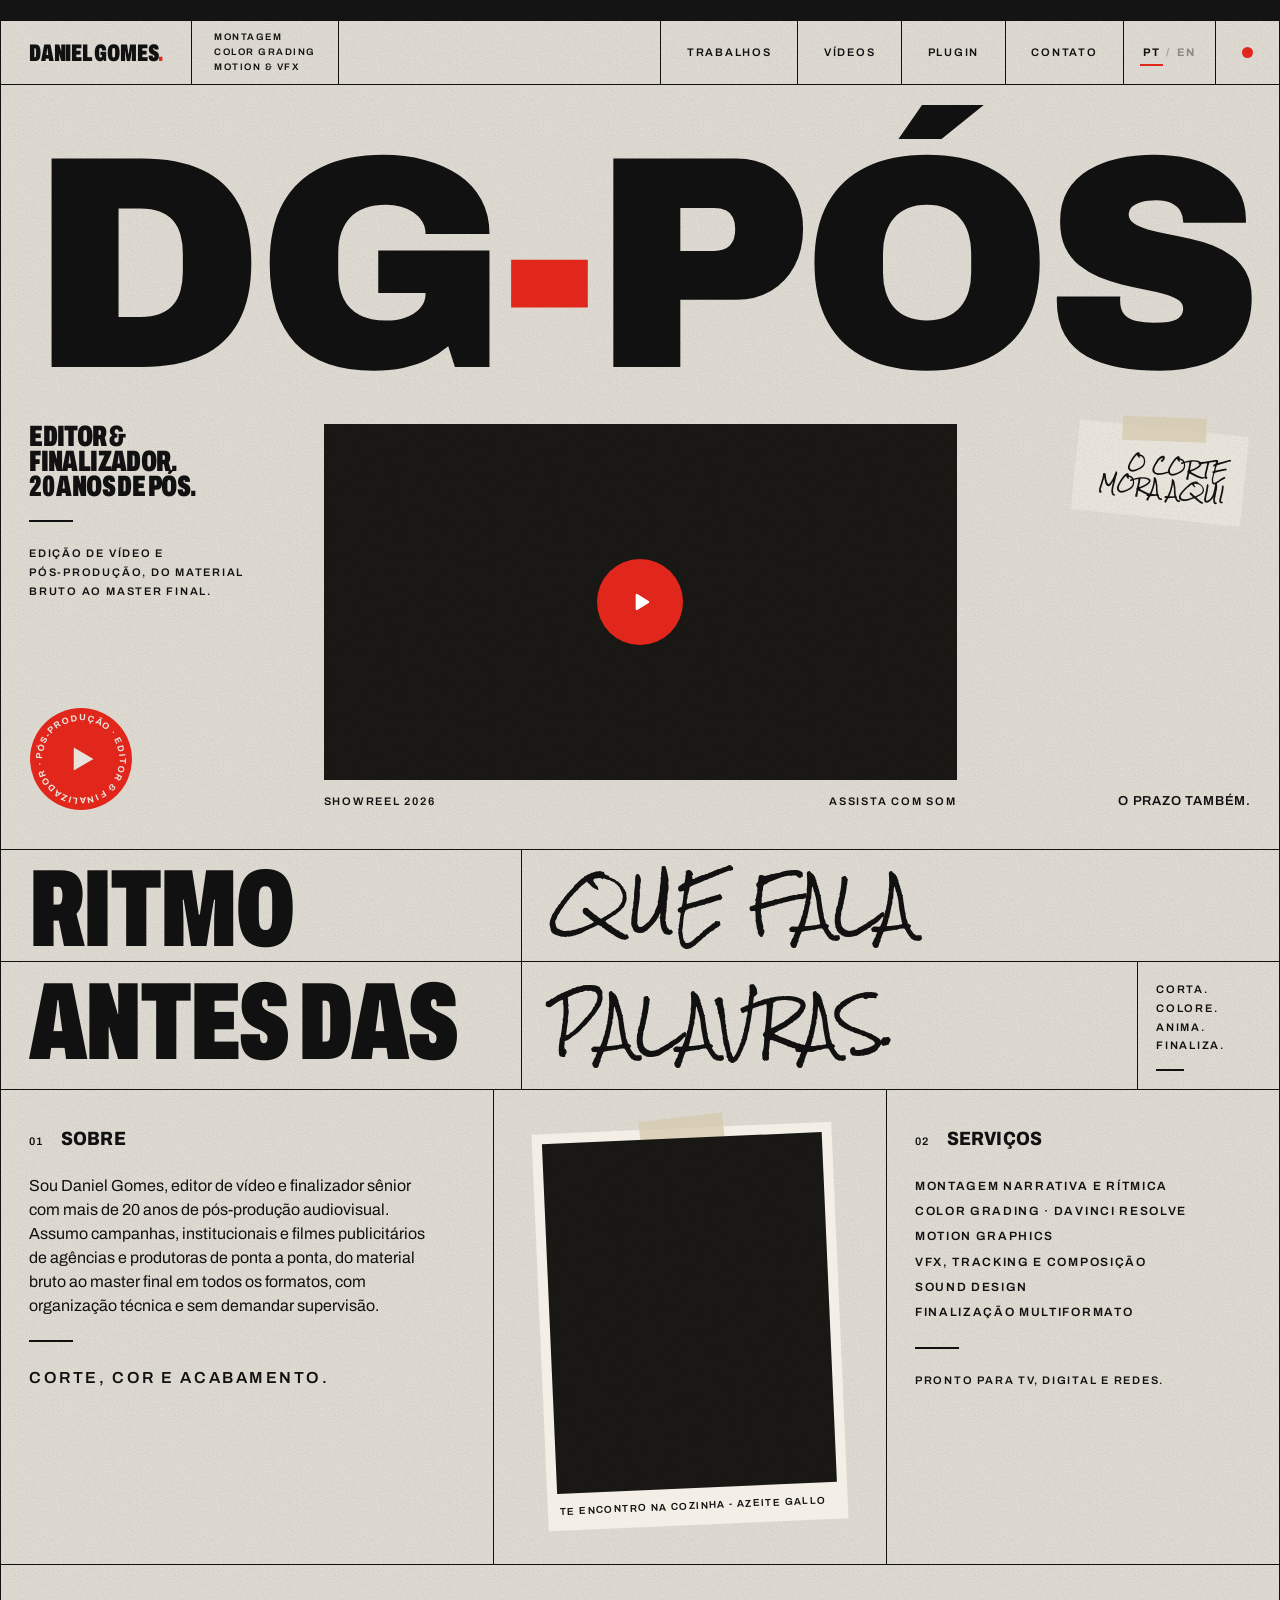
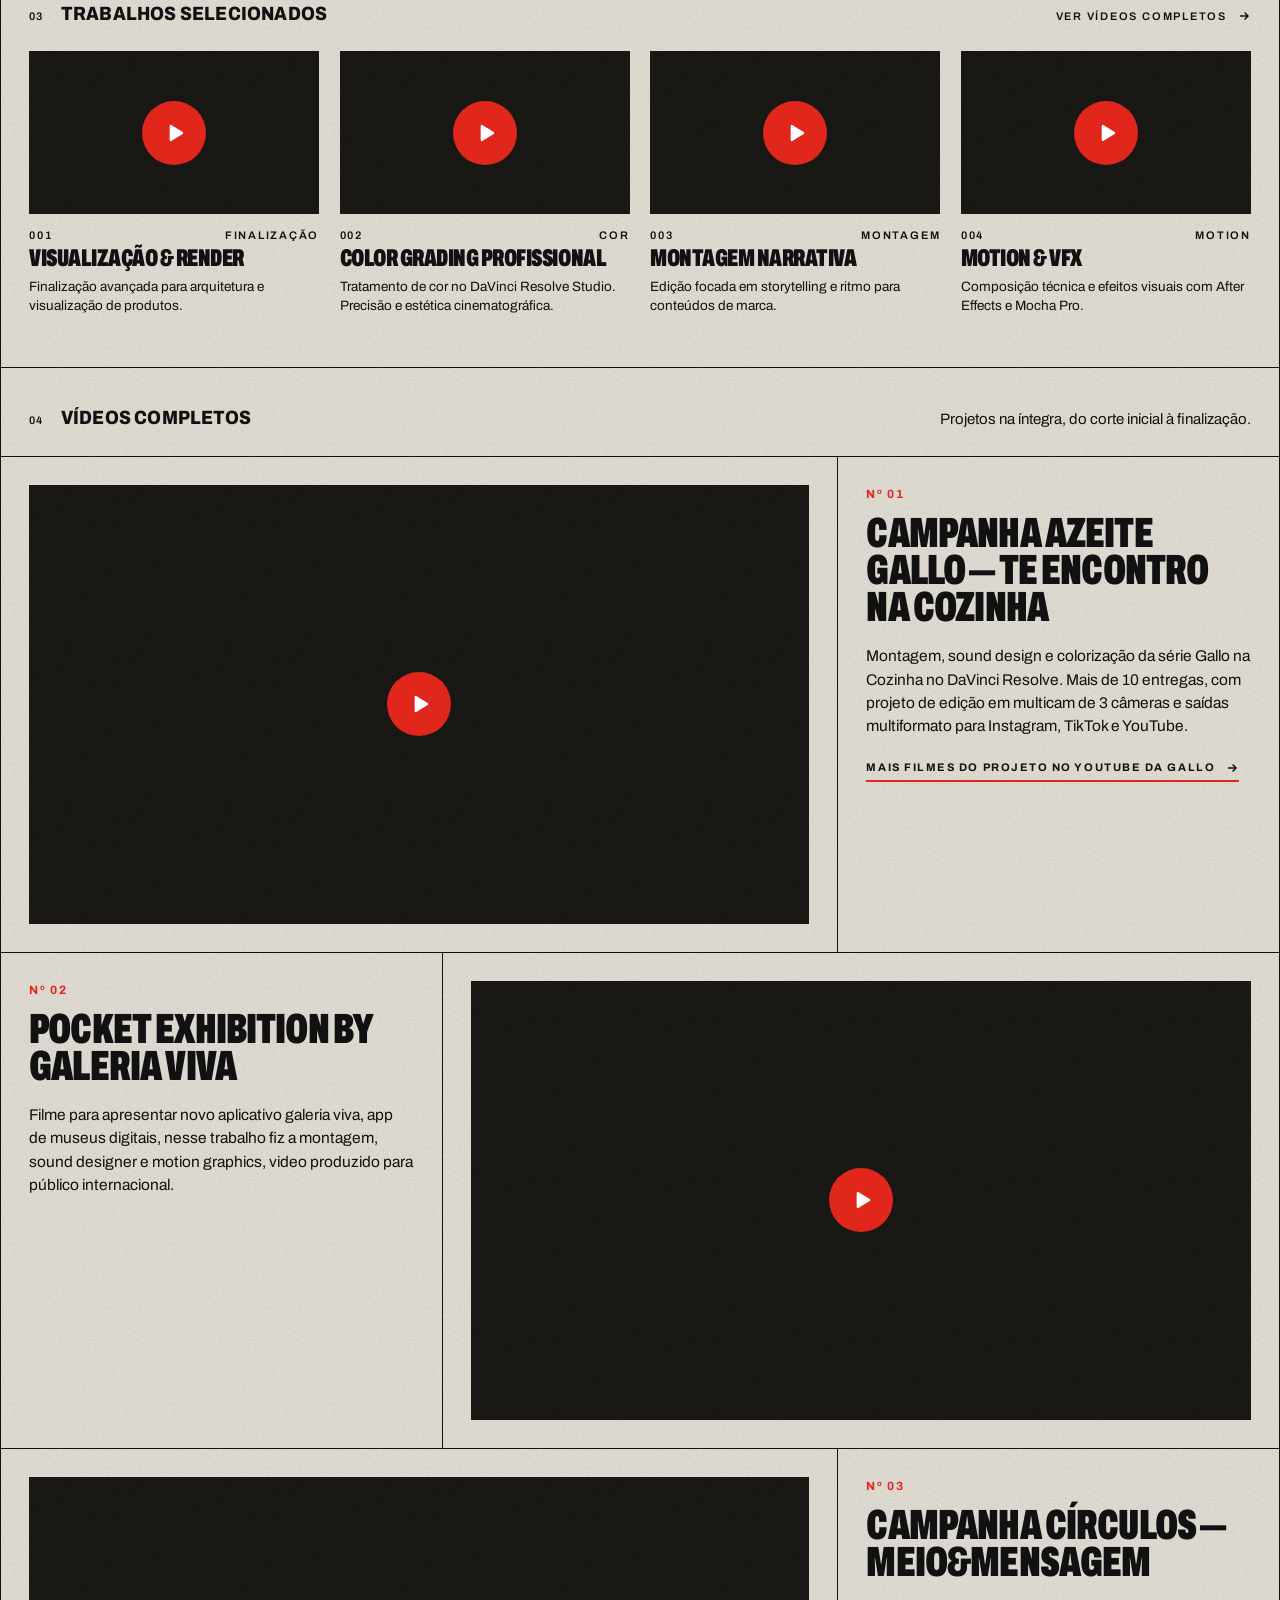
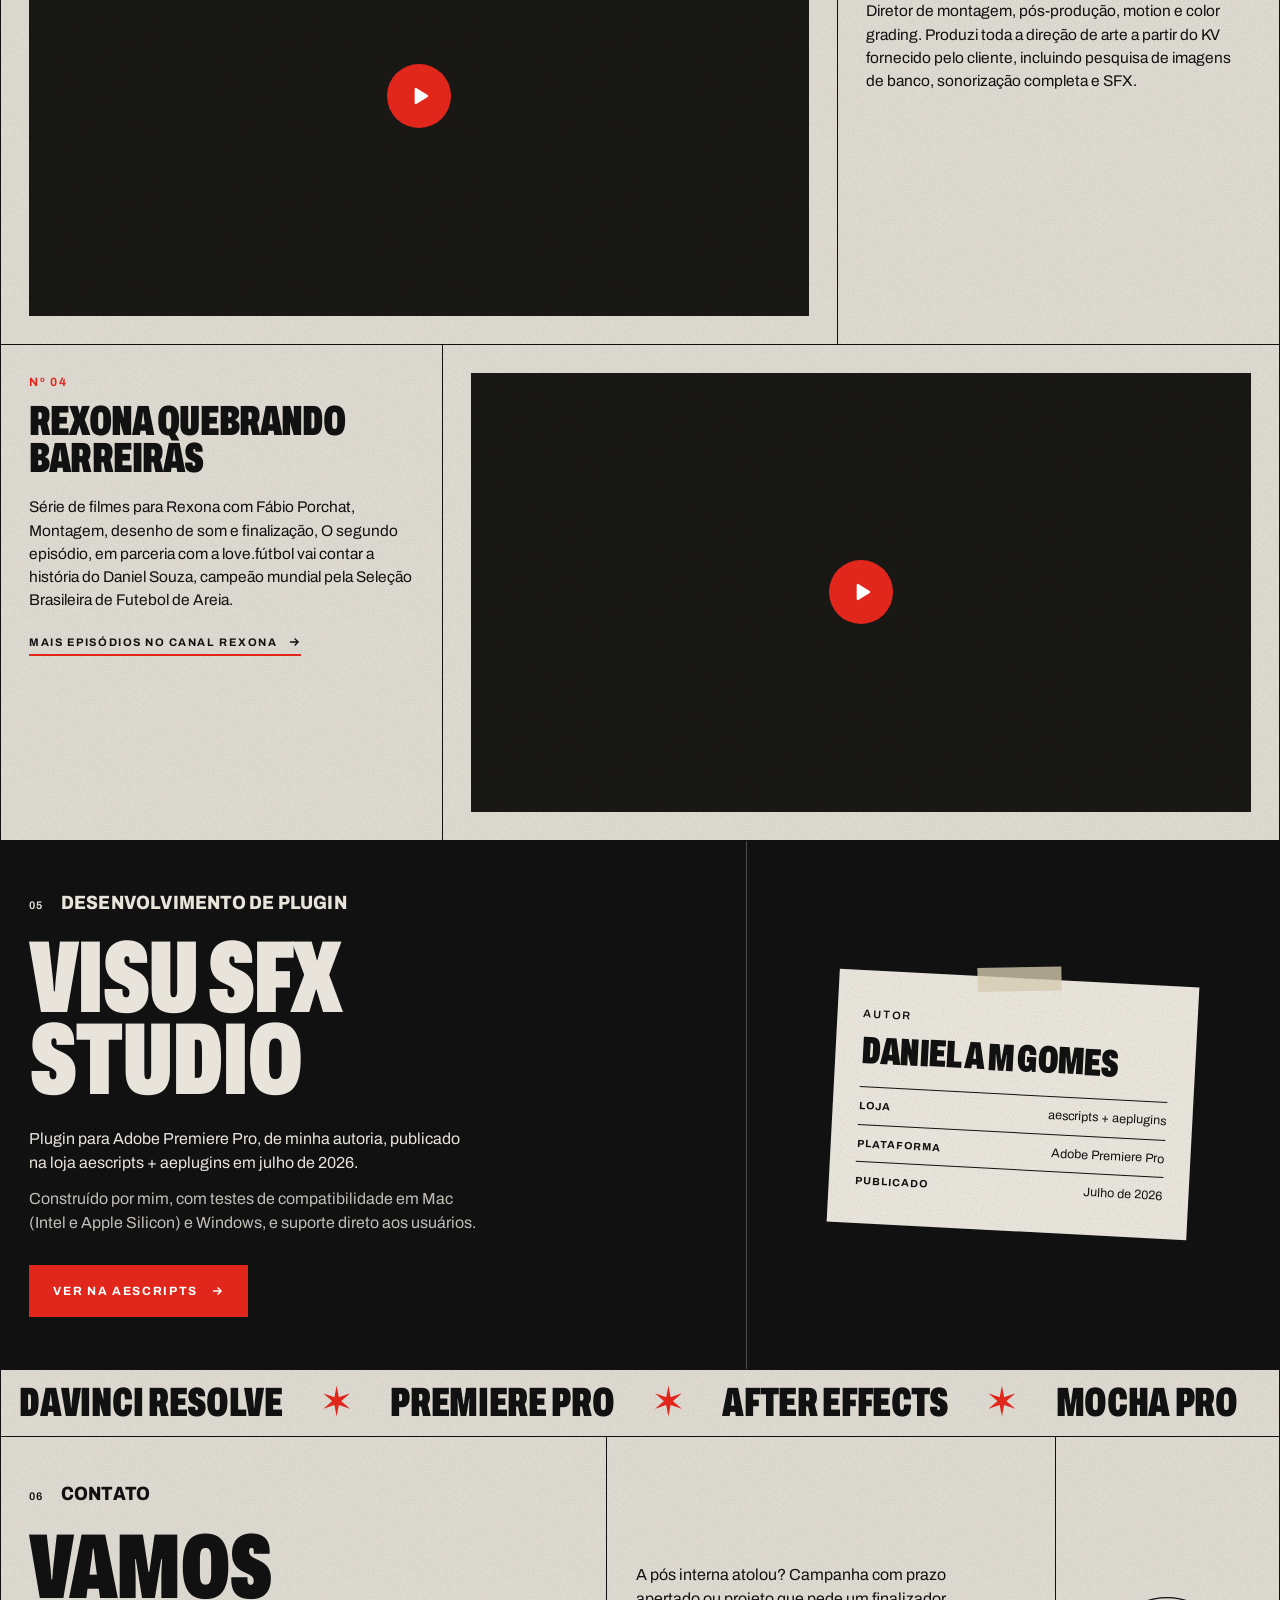
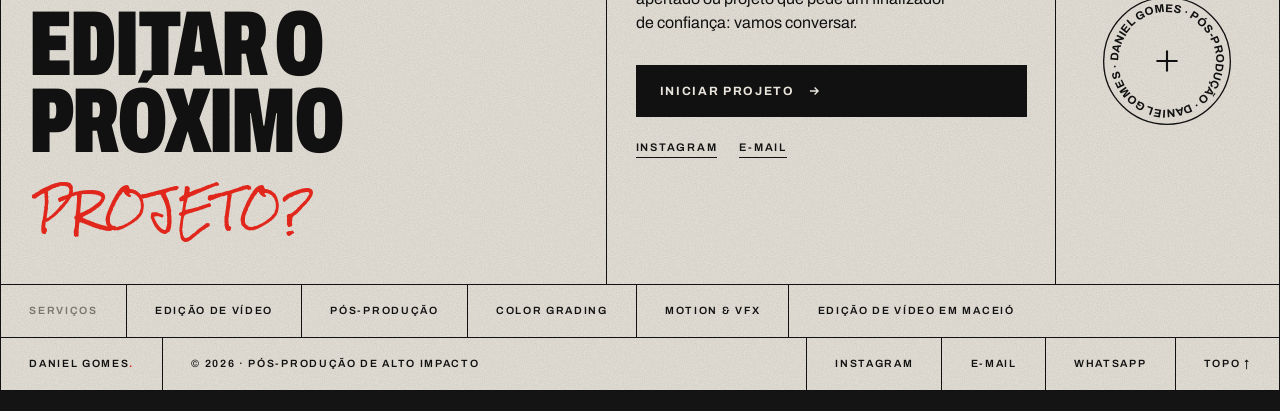
<file: index.html>
<!DOCTYPE html>
<html lang="pt-BR">
<head>
<meta charset="UTF-8">
<meta name="viewport" content="width=device-width, initial-scale=1.0">
<title>Edição de Vídeo e Pós-Produção | Daniel Gomes</title>
<meta name="description" content="Daniel Gomes, editor de vídeo e finalizador com 20 anos de pós-produção: montagem, color grading no DaVinci Resolve, motion e VFX para filmes publicitários.">
<meta name="robots" content="index, follow, max-image-preview:large">
<link rel="canonical" href="https://www.dgpos.com.br/">
<meta name="theme-color" content="#E8E4DB">
<meta property="og:type" content="website">
<meta property="og:site_name" content="DG-PÓS">
<meta property="og:locale" content="pt_BR">
<meta property="og:url" content="https://www.dgpos.com.br/">
<meta property="og:title" content="Edição de Vídeo e Pós-Produção | Daniel Gomes">
<meta property="og:description" content="20 anos de pós-produção: montagem rítmica, color grading e finalização de campanhas e filmes publicitários.">
<meta property="og:image" content="https://www.dgpos.com.br/assets/og-image.jpg">
<meta property="og:image:width" content="1200">
<meta property="og:image:height" content="630">
<meta property="og:image:alt" content="DG-PÓS, Daniel Gomes: editor e finalizador, 20 anos de pós.">
<meta name="twitter:card" content="summary_large_image">
<link rel="icon" href="/favicon.svg" type="image/svg+xml">
<link rel="icon" href="/favicon.ico" sizes="48x48">
<link rel="apple-touch-icon" href="/apple-touch-icon.png">
<script type="application/ld+json">
{
  "@context": "https://schema.org",
  "@graph": [
    {
      "@type": "WebSite",
      "@id": "https://www.dgpos.com.br/#website",
      "url": "https://www.dgpos.com.br/",
      "name": "DG-PÓS",
      "inLanguage": "pt-BR",
      "publisher": {
        "@id": "https://www.dgpos.com.br/#business"
      }
    },
    {
      "@type": "Person",
      "@id": "https://www.dgpos.com.br/#person",
      "name": "Daniel Gomes",
      "alternateName": "Daniel A M Gomes",
      "jobTitle": "Editor de vídeo e finalizador",
      "url": "https://www.dgpos.com.br/",
      "knowsAbout": [
        "Edição de vídeo",
        "Pós-produção",
        "Color grading",
        "Motion graphics",
        "VFX",
        "DaVinci Resolve",
        "Adobe Premiere Pro",
        "After Effects",
        "Mocha Pro"
      ],
      "sameAs": [
        "https://www.instagram.com/danielamgomesssss/"
      ]
    },
    {
      "@type": "ProfessionalService",
      "@id": "https://www.dgpos.com.br/#business",
      "name": "DG-PÓS",
      "url": "https://www.dgpos.com.br/",
      "description": "Daniel Gomes, editor de vídeo e finalizador com 20 anos de pós-produção: montagem, color grading no DaVinci Resolve, motion e VFX para filmes publicitários.",
      "image": "https://www.dgpos.com.br/assets/og-image.jpg",
      "founder": {
        "@id": "https://www.dgpos.com.br/#person"
      },
      "serviceType": [
        "Edição de vídeo",
        "Pós-produção de vídeo",
        "Color grading",
        "Motion graphics e VFX"
      ],
      "hasOfferCatalog": {
        "@type": "OfferCatalog",
        "name": "Serviços de pós-produção",
        "itemListElement": [
          {
            "@type": "Offer",
            "itemOffered": {
              "@type": "Service",
              "name": "Edição de vídeo",
              "url": "https://www.dgpos.com.br/edicao-de-video/"
            }
          },
          {
            "@type": "Offer",
            "itemOffered": {
              "@type": "Service",
              "name": "Pós-produção de vídeo",
              "url": "https://www.dgpos.com.br/pos-producao/"
            }
          },
          {
            "@type": "Offer",
            "itemOffered": {
              "@type": "Service",
              "name": "Color grading",
              "url": "https://www.dgpos.com.br/color-grading/"
            }
          },
          {
            "@type": "Offer",
            "itemOffered": {
              "@type": "Service",
              "name": "Motion graphics e VFX",
              "url": "https://www.dgpos.com.br/motion-vfx/"
            }
          }
        ]
      },
      "address": {
        "@type": "PostalAddress",
        "addressLocality": "Maceió",
        "addressRegion": "AL",
        "addressCountry": "BR"
      },
      "areaServed": [
        {
          "@type": "City",
          "name": "Maceió"
        },
        {
          "@type": "Country",
          "name": "Brasil"
        }
      ]
    }
  ]
}
</script>

<link rel="preconnect" href="https://vimeo.com">
<link rel="preconnect" href="https://i.vimeocdn.com" crossorigin>
<link rel="dns-prefetch" href="https://player.vimeo.com">
<link rel="preconnect" href="https://fonts.googleapis.com">
<link rel="preconnect" href="https://fonts.gstatic.com" crossorigin>
<link href="https://fonts.googleapis.com/css2?family=Archivo:wdth,wght@62..125,100..900&family=Rock+Salt&display=swap" rel="stylesheet">

<script>document.documentElement.classList.add('js')</script>

<link rel="stylesheet" href="/assets/site.css">
</head>
<body>
<div id="progress" aria-hidden="true"></div>

<div class="sheet">

  <!-- Cabeçalho -->
  <header class="hdr">
    <a href="#topo" class="brand" aria-label="Daniel Gomes, início" data-en-label="Daniel Gomes, home">Daniel Gomes<b>.</b></a>
    <div class="hdr-desc" aria-hidden="true"><span data-en="Editing">Montagem</span><span>Color grading</span><span>Motion &amp; VFX</span></div>
    <div class="hdr-sp"></div>
    <nav class="dn" aria-label="Principal">
      <ul class="nav">
        <li><a href="#trabalhos" data-en="Work">Trabalhos</a></li>
        <li><a href="#videos" data-en="Films">Vídeos</a></li>
        <li><a href="#plugin">Plugin</a></li>
        <li><a href="#contato" data-en="Contact">Contato</a></li>
      </ul>
    </nav>
    <div class="lang" role="group" aria-label="Idioma / Language"><button type="button" data-lang="pt" aria-pressed="true" lang="pt-BR">PT</button><span aria-hidden="true">/</span><button type="button" data-lang="en" aria-pressed="false" lang="en">EN</button></div>
    <div class="hdr-dot" aria-hidden="true"><span></span></div>
    <button class="menu-btn" id="menu-btn" type="button" aria-label="Abrir menu" aria-expanded="false" aria-controls="mnav">
      <svg class="ic-menu" width="24" height="24" viewBox="0 0 24 24" fill="none" stroke="currentColor" stroke-width="2" aria-hidden="true"><path d="M3 7h18M3 12h18M3 17h18"/></svg>
      <svg class="ic-close" width="24" height="24" viewBox="0 0 24 24" fill="none" stroke="currentColor" stroke-width="2" aria-hidden="true"><path d="M6 6l12 12M18 6 6 18"/></svg>
    </button>
    <nav class="mnav" id="mnav" aria-label="Menu móvel">
      <a href="#trabalhos" data-en="Work">Trabalhos</a>
      <a href="#videos" data-en="Films">Vídeos</a>
      <a href="#plugin">Plugin</a>
      <a href="#contato" data-en="Contact">Contato</a>
    </nav>
  </header>

  <main id="topo">

    <!-- Hero -->
    <section class="hero" aria-label="Apresentação">
      <p class="wm disp" id="wm" role="img" aria-label="DG-PÓS, Daniel Gomes Pós-Produção" data-en-label="DG-PÓS, Daniel Gomes Post-Production"><span class="wm-in"><span class="w w1">DG</span><span class="w wd">-</span><span class="w w2">PÓS</span></span></p>

      <div class="hero-grid">
        <div class="hero-l rv" style="--d:.5s">
          <h1 class="tag disp" data-en="Editor &amp;amp;<br>finisher.<br>20 years in post.">Editor &amp;<br>finalizador.<br>20 anos de pós.</h1>
          <span class="dash"></span>
          <p class="lab" data-en="Video editing and<br>post-production, from raw<br>footage to final master.">Edição de vídeo e<br>pós-produção, do material<br>bruto ao master final.</p>
          <svg class="stamp red" viewBox="0 0 100 100" aria-hidden="true">
            <circle class="disc" cx="50" cy="50" r="49"/>
            <g class="ring">
              <path id="c-hero" d="M50,50 m-37,0 a37,37 0 1,1 74,0 a37,37 0 1,1 -74,0" fill="none"/>
              <text><textPath href="#c-hero" textLength="230" lengthAdjust="spacing" data-en="POST-PRODUCTION · EDITOR &amp;amp; FINISHER · ">PÓS-PRODUÇÃO · EDITOR &amp; FINALIZADOR · </textPath></text>
            </g>
            <path class="ico" d="M43 39 L62 50 L43 61 Z"/>
          </svg>
        </div>

        <div class="hero-c rv" style="--d:.35s">
          <div class="vf big" data-vimeo="1159211576" data-hash="" data-title="Showreel 2026"></div>
          <div class="reel-cap"><span class="lab">Showreel 2026</span><span class="lab" data-en="Watch with sound">Assista com som</span></div>
        </div>

        <div class="hero-r rv" style="--d:.65s">
          <div class="note"><span class="tape" aria-hidden="true"></span><span class="hand" data-en="The cut<br>lives here">O corte<br>mora aqui</span></div>
          <div class="bottom">
            <p class="lab" data-en="So does the deadline.">O prazo também.</p>
          </div>
        </div>
      </div>
    </section>

    <!-- Manchete -->
    <section class="stmt" aria-label="Manifesto">
      <p class="b b1 disp rv" data-en="Rhythm">Ritmo</p>
      <p class="s s1 rv" style="--d:.1s"><span class="hand wr" data-en="that speaks">que fala</span></p>
      <p class="b b2 disp rv" data-en="Before">Antes das</p>
      <p class="s s2 rv" style="--d:.1s"><span class="hand wr" data-en="words.">palavras.</span></p>
      <div class="side rv" style="--d:.2s"><span class="lab" data-en="Cut.">Corta.</span><span class="lab" data-en="Color.">Colore.</span><span class="lab" data-en="Animate.">Anima.</span><span class="lab" data-en="Finish.">Finaliza.</span><span class="dash"></span></div>
    </section>

    <!-- Sobre / Serviços -->
    <section class="about" id="sobre">
      <div class="txt rv">
        <div class="sh"><span class="n">01</span><h2 data-en="About">Sobre</h2></div>
        <p data-en="I'm Daniel Gomes, a senior video editor and finisher with over 20 years in audiovisual post-production. I take on campaigns, corporate films and commercials for agencies and production companies end to end, from raw footage to final master in every format, with organized delivery and no supervision needed.">Sou Daniel Gomes, editor de vídeo e finalizador sênior com mais de 20 anos de pós-produção audiovisual. Assumo campanhas, institucionais e filmes publicitários de agências e produtoras de ponta a ponta, do material bruto ao master final em todos os formatos, com organização técnica e sem demandar supervisão.</p>
        <span class="dash"></span>
        <p class="lab" data-en="Cut, color and finish.">Corte, cor e acabamento.</p>
      </div>
      <div class="photo rv" style="--d:.1s">
        <figure>
          <span class="tape" aria-hidden="true"></span>
          <div class="ph"><img id="about-img" alt="Frame da Campanha Azeite Gallo" data-en-alt="Still from the Azeite Gallo campaign" decoding="async"></div>
          <figcaption data-en="Still · Azeite Gallo campaign"> Te encontro na cozinha - Azeite Gallo</figcaption>
        </figure>
      </div>
      <div class="svcs rv" style="--d:.2s">
        <div class="sh"><span class="n">02</span><h2 data-en="Services">Serviços</h2></div>
        <ul class="svc">
          <li><a href="/edicao-de-video/" data-en="Narrative &amp;amp; rhythmic editing">Montagem narrativa e rítmica</a></li>
          <li><a href="/color-grading/">Color grading · DaVinci Resolve</a></li>
          <li><a href="/motion-vfx/">Motion graphics</a></li>
          <li><a href="/motion-vfx/" data-en="VFX, tracking &amp;amp; compositing">VFX, tracking e composição</a></li>
          <li><a href="/pos-producao/">Sound design</a></li>
          <li><a href="/pos-producao/" data-en="Multi-format finishing">Finalização multiformato</a></li>
        </ul>
        <span class="dash"></span>
        <p class="lab" data-en="Ready for TV, digital and social.">Pronto para TV, digital e redes.</p>
      </div>
    </section>

    <!-- Trabalhos -->
    <section class="works" id="trabalhos">
      <div class="works-top rv">
        <div class="sh"><span class="n">03</span><h2 data-en="Selected work">Trabalhos selecionados</h2></div>
        <a class="more" href="#videos"><span data-en="See full films">Ver vídeos completos</span> <svg width="14" height="14" viewBox="0 0 24 24" fill="none" stroke="currentColor" stroke-width="2.4" aria-hidden="true"><path d="M5 12h14M13 6l6 6-6 6"/></svg></a>
      </div>
      <div class="works-grid">
        <article class="work rv">
          <div class="vf" data-vimeo="1158527582" data-hash="" data-title="Visualização & Render" data-title-en="Visualization & Render"></div>
          <div class="meta"><span class="lab">001</span><span class="lab" data-en="Finishing">Finalização</span></div>
          <h3 class="disp" data-en="Visualization &amp;amp; Render">Visualização &amp; Render</h3>
          <p data-en="Advanced finishing for architectural and product visualization.">Finalização avançada para arquitetura e visualização de produtos.</p>
        </article>
        <article class="work rv" style="--d:.08s">
          <div class="vf" data-vimeo="1158513832" data-hash="" data-title="Color Grading Profissional" data-title-en="Professional Color Grading"></div>
          <div class="meta"><span class="lab">002</span><span class="lab" data-en="Color">Cor</span></div>
          <h3 class="disp" data-en="Professional Color Grading">Color Grading Profissional</h3>
          <p data-en="Color grading in DaVinci Resolve Studio. Precise, cinematic look.">Tratamento de cor no DaVinci Resolve Studio. Precisão e estética cinematográfica.</p>
        </article>
        <article class="work rv" style="--d:.16s">
          <div class="vf" data-vimeo="1158528559" data-hash="" data-title="Montagem Narrativa" data-title-en="Narrative Editing"></div>
          <div class="meta"><span class="lab">003</span><span class="lab" data-en="Editing">Montagem</span></div>
          <h3 class="disp" data-en="Narrative Editing">Montagem Narrativa</h3>
          <p data-en="Storytelling and rhythm-driven editing for branded content.">Edição focada em storytelling e ritmo para conteúdos de marca.</p>
        </article>
        <article class="work rv" style="--d:.24s">
          <div class="vf" data-vimeo="1158514099" data-hash="" data-title="Motion & VFX"></div>
          <div class="meta"><span class="lab">004</span><span class="lab">Motion</span></div>
          <h3 class="disp">Motion &amp; VFX</h3>
          <p data-en="Technical compositing and visual effects with After Effects and Mocha Pro.">Composição técnica e efeitos visuais com After Effects e Mocha Pro.</p>
        </article>
      </div>
    </section>

    <!-- Vídeos completos: para adicionar um, copie um bloco <article class="fv rv"> e troque id, título e descrição -->
    <section class="videos" id="videos">
      <div class="videos-head rv">
        <div class="sh"><span class="n">04</span><h2 data-en="Full films">Vídeos completos</h2></div>
        <p data-en="Complete projects, from first cut to final finish.">Projetos na íntegra, do corte inicial à finalização.</p>
      </div>
      <div id="fv-list">
      <article class="fv rv">
        <div class="media"><div class="vf" data-vimeo="1238088923" data-hash="" data-title="Campanha Azeite Gallo — Te encontro na cozinha" data-title-en="Azeite Gallo Campaign — Te encontro na cozinha"></div></div>
        <div class="txt">
          <span class="no" data-en="No. 01">Nº 01</span>
          <h3 class="disp" data-en="Azeite Gallo Campaign — Te encontro na cozinha">Campanha Azeite Gallo — Te encontro na cozinha</h3>
          <p data-en="Editing, sound design and color grading of the Gallo na Cozinha series in DaVinci Resolve. 10+ deliverables, a 3-camera multicam edit and multi-format outputs for Instagram, TikTok and YouTube.">Montagem, sound design e colorização da série Gallo na Cozinha no DaVinci Resolve. Mais de 10 entregas, com projeto de edição em multicam de 3 câmeras e saídas multiformato para Instagram, TikTok e YouTube.</p>
        <a class="lnk" href="https://www.youtube.com/c/gallobrasil" target="_blank" rel="noopener noreferrer"><span data-en="More films from the project on Gallo&amp;#39;s YouTube">Mais filmes do projeto no YouTube da Gallo</span><svg width="14" height="14" viewBox="0 0 24 24" fill="none" stroke="currentColor" stroke-width="2.4" aria-hidden="true"><path d="M5 12h14M13 6l6 6-6 6"/></svg></a>
        </div>
      </article>
      <article class="fv rv alt">
        <div class="media"><div class="vf" data-vimeo="1238498074" data-hash="" data-title="Pocket Exhibition by Galeria Viva" data-title-en="Pocket Exhibition by Galeria Viva"></div></div>
        <div class="txt">
          <span class="no" data-en="No. 02">Nº 02</span>
          <h3 class="disp" data-en="Pocket Exhibition by Galeria Viva">Pocket Exhibition by Galeria Viva</h3>
          <p data-en="Film introducing Galeria Viva, a new digital museum app. On this project I handled the editing, sound design and motion graphics. Produced for an international audience.">Filme para apresentar novo aplicativo galeria viva, app de museus digitais, nesse trabalho fiz a montagem, sound designer e motion graphics, video produzido para público internacional.</p>
        </div>
      </article>
      <article class="fv rv">
        <div class="media"><div class="vf" data-vimeo="1238097480" data-hash="" data-title="Campanha Círculos — Meio&amp;Mensagem" data-title-en="Círculos Campaign — Meio&amp;Mensagem"></div></div>
        <div class="txt">
          <span class="no" data-en="No. 03">Nº 03</span>
          <h3 class="disp" data-en="Círculos Campaign — Meio&amp;amp;Mensagem">Campanha Círculos — Meio&amp;Mensagem</h3>
          <p data-en="Editing director, post-production, motion and color grading. I created the full art direction from the client&amp;#39;s key visual, including stock footage research, complete sound design and SFX.">Diretor de montagem, pós-produção, motion e color grading. Produzi toda a direção de arte a partir do KV fornecido pelo cliente, incluindo pesquisa de imagens de banco, sonorização completa e SFX.</p>
        </div>
      </article>
      <article class="fv rv alt">
        <div class="media"><div class="vf" data-vimeo="1239934439" data-hash="" data-title="Rexona Quebrando Barreiras" data-title-en="Rexona Quebrando Barreiras"></div></div>
        <div class="txt">
          <span class="no" data-en="No. 04">Nº 04</span>
          <h3 class="disp" data-en="Rexona Quebrando Barreiras">Rexona Quebrando Barreiras</h3>
          <p data-en="Film series for Rexona with Fábio Porchat: editing, sound design and finishing. The second episode, in partnership with love.fútbol, tells the story of Daniel Souza, world champion with the Brazilian national beach soccer team.">Série de filmes para Rexona com Fábio Porchat, Montagem, desenho de som e finalização, O segundo episódio, em parceria com a love.fútbol vai contar a história do Daniel Souza, campeão mundial pela Seleção Brasileira de Futebol de Areia.</p>
        <a class="lnk" href="https://www.youtube.com/playlist?list=PLEe5JubhI8C87C1clyyYS8pGyOQsd1ujL" target="_blank" rel="noopener noreferrer"><span data-en="More episodes on the Rexona channel">Mais episódios no canal Rexona</span><svg width="14" height="14" viewBox="0 0 24 24" fill="none" stroke="currentColor" stroke-width="2.4" aria-hidden="true"><path d="M5 12h14M13 6l6 6-6 6"/></svg></a>
        </div>
      </article>
      </div>
    </section>

    <!-- Plugin -->
    <section class="plugin" id="plugin">
      <div class="l rv">
        <div class="sh"><span class="n">05</span><h2 data-en="Plugin development">Desenvolvimento de plugin</h2></div>
        <h3 class="disp">Visu SFX<br>Studio</h3>
        <p data-en="A plugin for Adobe Premiere Pro that I created, published on the aescripts + aeplugins store in July 2026.">Plugin para Adobe Premiere Pro, de minha autoria, publicado na loja aescripts + aeplugins em julho de 2026.</p>
        <p data-en="Built by me, with compatibility testing on Mac (Intel and Apple Silicon) and Windows, and direct user support.">Construído por mim, com testes de compatibilidade em Mac (Intel e Apple Silicon) e Windows, e suporte direto aos usuários.</p>
        <a class="btn" href="https://aescripts.com/sfx-studio" target="_blank" rel="noopener noreferrer"><span data-en="View on aescripts">Ver na aescripts</span> <svg width="14" height="14" viewBox="0 0 24 24" fill="none" stroke="currentColor" stroke-width="2.4" aria-hidden="true"><path d="M5 12h14M13 6l6 6-6 6"/></svg></a>
      </div>
      <div class="r rv" style="--d:.15s">
        <div class="card">
          <span class="tape" aria-hidden="true"></span>
          <span class="lab" data-en="Author">Autor</span>
          <p class="name disp">Daniel A M Gomes</p>
          <dl>
            <div><dt data-en="Store">Loja</dt><dd>aescripts + aeplugins</dd></div>
            <div><dt data-en="Platform">Plataforma</dt><dd>Adobe Premiere Pro</dd></div>
            <div><dt data-en="Published">Publicado</dt><dd data-en="July 2026">Julho de 2026</dd></div>
          </dl>
        </div>
      </div>
    </section>

    <!-- Ferramentas -->
    <div class="tools" aria-label="Ferramentas: DaVinci Resolve, Premiere Pro, After Effects, Mocha Pro. Inteligência artificial: Claude Code e Magnific." data-en-label="Tools: DaVinci Resolve, Premiere Pro, After Effects, Mocha Pro. Artificial intelligence: Claude Code and Magnific.">
      <div class="track disp" aria-hidden="true">
        <span>DaVinci Resolve</span><span class="st">✶</span><span>Premiere Pro</span><span class="st">✶</span><span>After Effects</span><span class="st">✶</span><span>Mocha Pro</span><span class="st">✶</span><span class="tg" data-en="AI">IA</span><span class="ai">Claude Code</span><span class="st">✶</span><span class="ai">Magnific</span><span class="st">✶</span>
        <span>DaVinci Resolve</span><span class="st">✶</span><span>Premiere Pro</span><span class="st">✶</span><span>After Effects</span><span class="st">✶</span><span>Mocha Pro</span><span class="st">✶</span><span class="tg" data-en="AI">IA</span><span class="ai">Claude Code</span><span class="st">✶</span><span class="ai">Magnific</span><span class="st">✶</span>
      </div>
    </div>

    <!-- Contato -->
    <section class="cta" id="contato">
      <div class="ttl rv">
        <div class="sh"><span class="n">06</span><h2 data-en="Contact">Contato</h2></div>
        <h2 class="disp" aria-label="Vamos editar o próximo projeto?" data-en-label="Let's edit your next project." data-en="Let's<br>edit your<br>next<span class=&quot;hand wr&quot;>project.</span>">Vamos<br>editar o<br>próximo<span class="hand wr">projeto?</span></h2>
      </div>
      <div class="mid rv" style="--d:.1s">
        <p data-en="In-house post backed up? A campaign on a tight deadline or a project that needs a finisher you can trust: let's talk.">A pós interna atolou? Campanha com prazo apertado ou projeto que pede um finalizador de confiança: vamos conversar.</p>
        <a class="btn dark" href="https://wa.me/message/4WTESZSDVZDMB1" target="_blank" rel="noopener noreferrer"><span data-en="Start a project">Iniciar projeto</span> <svg width="14" height="14" viewBox="0 0 24 24" fill="none" stroke="currentColor" stroke-width="2.4" aria-hidden="true"><path d="M5 12h14M13 6l6 6-6 6"/></svg></a>
        <div class="socials">
          <a href="https://www.instagram.com/danielamgomesssss?igsh=cG94YjZmZ2xlbDVi&amp;utm_source=qr" target="_blank" rel="noopener noreferrer">Instagram</a>
          <a href="mailto:antunes.daniell@gmail.com" data-en="Email">E-mail</a>
        </div>
      </div>
      <div class="seal rv" style="--d:.2s">
        <svg class="stamp line" viewBox="0 0 100 100" aria-hidden="true">
          <circle class="disc" cx="50" cy="50" r="48"/>
          <g class="ring">
            <path id="c-cta" d="M50,50 m-37,0 a37,37 0 1,1 74,0 a37,37 0 1,1 -74,0" fill="none"/>
            <text><textPath href="#c-cta" textLength="230" lengthAdjust="spacing" data-en="DANIEL GOMES · POST-PRODUCTION · DANIEL GOMES · ">DANIEL GOMES · PÓS-PRODUÇÃO · DANIEL GOMES · </textPath></text>
          </g>
          <path class="ico" d="M50 42v16M42 50h16"/>
        </svg>
      </div>
    </section>
  </main>

  <nav class="ftr ftr-svc" aria-label="Serviços">
    <span class="lbl" data-en="Services">Serviços</span>
    <a href="/edicao-de-video/" data-en="Video editing">Edição de vídeo</a>
    <a href="/pos-producao/" data-en="Post-production">Pós-produção</a>
    <a href="/color-grading/">Color grading</a>
    <a href="/motion-vfx/">Motion &amp; VFX</a>
    <a href="/edicao-de-video-maceio/">Edição de vídeo em Maceió</a>
  </nav>

  <footer class="ftr">
    <span>Daniel Gomes<b style="color:var(--red)">.</b></span>
    <span class="grow" data-en="© 2026 · High-impact post-production">© 2026 · Pós-produção de alto impacto</span>
    <a href="https://www.instagram.com/danielamgomesssss?igsh=cG94YjZmZ2xlbDVi&amp;utm_source=qr" target="_blank" rel="noopener noreferrer">Instagram</a>
    <a href="mailto:antunes.daniell@gmail.com" data-en="Email">E-mail</a>
    <a href="https://wa.me/message/4WTESZSDVZDMB1" target="_blank" rel="noopener noreferrer">WhatsApp</a>
    <a href="#topo" data-en="Top ↑">Topo ↑</a>
  </footer>
</div>

<script>
(function () {
  'use strict';

  // Vídeos completos ficam no HTML (seção #videos), para o Google conseguir ler os textos.
  // Para adicionar um vídeo: copie um bloco <article class="fv rv"> e troque id, título e descrição.

  var reduce = window.matchMedia && matchMedia('(prefers-reduced-motion: reduce)').matches;
  var hasIO = 'IntersectionObserver' in window;
  function esc(s) { return String(s).replace(/[&<>"']/g, function (c) { return ({ '&': '&amp;', '<': '&lt;', '>': '&gt;', '"': '&quot;', "'": '&#39;' })[c]; }); }

  // ---------- Letreiro: letras e ajuste à largura ----------
  var wm = document.getElementById('wm');
  Array.prototype.forEach.call(wm.querySelectorAll('.w'), function (w, wi) {
    var t = w.textContent, html = '', base = wi * 6;
    for (var i = 0; i < t.length; i++) html += '<span class="l" aria-hidden="true" style="--i:' + (base + i) + '">' + esc(t[i]) + '</span>';
    w.innerHTML = html;
  });
  function fitWm() {
    var inner = wm.querySelector('.wm-in');
    var cs = getComputedStyle(wm);
    var avail = wm.clientWidth - parseFloat(cs.paddingLeft) - parseFloat(cs.paddingRight);
    wm.style.fontSize = '100px';
    var w = inner.getBoundingClientRect().width;
    if (w > 0) wm.style.fontSize = (Math.floor(100 * avail / w * 10) / 10) + 'px';
  }
  fitWm();
  if (document.fonts && document.fonts.ready) document.fonts.ready.then(fitWm);
  var rz; window.addEventListener('resize', function () { clearTimeout(rz); rz = setTimeout(fitWm, 120); });

  // ---------- Miniaturas do Vimeo ----------
  function getThumb(id, hash, cb) {
    var key = 'vt:' + id + ':' + hash, url = null;
    try { url = sessionStorage.getItem(key); } catch (e) {}
    if (url) return cb(url);
    var page = 'https://vimeo.com/' + id + (hash ? '/' + hash : '');
    fetch('https://vimeo.com/api/oembed.json?width=1280&url=' + encodeURIComponent(page))
      .then(function (r) { if (!r.ok) throw new Error(r.status); return r.json(); })
      .then(function (j) {
        if (!j.thumbnail_url) return;
        try { sessionStorage.setItem(key, j.thumbnail_url); } catch (e) {}
        cb(j.thumbnail_url);
      })
      .catch(function () {
        console.warn('Vimeo: não consegui a miniatura do vídeo ' + id + '. Confira a privacidade (liberar embed neste domínio) e o hash, se for "não listado".');
      });
  }
  function showImg(img, u) { img.onload = function () { img.classList.add('loaded'); }; img.src = u; }

  // ---------- Player com miniatura: o iframe só carrega no clique ----------
  var PLAY = '<svg width="26" height="26" viewBox="0 0 24 24" fill="currentColor" aria-hidden="true"><path d="M8 5.5v13a1 1 0 0 0 1.5.86l10.5-6.5a1 1 0 0 0 0-1.72L9.5 4.64A1 1 0 0 0 8 5.5Z"/></svg>';
  var thumbIO = hasIO ? new IntersectionObserver(function (entries) {
    entries.forEach(function (e) {
      if (!e.isIntersecting) return;
      thumbIO.unobserve(e.target);
      var el = e.target, img = el.querySelector('img');
      if (img) getThumb(el.dataset.vimeo, el.dataset.hash || '', function (u) { showImg(img, u); });
    });
  }, { rootMargin: '400px 0px' }) : null;

  function buildFacade(el) {
    var id = el.dataset.vimeo, hash = el.dataset.hash || '', title = el.dataset.title || 'vídeo', started = false;
    el.setAttribute('role', 'button');
    el.tabIndex = 0;
    el.setAttribute('aria-label', 'Reproduzir: ' + title);
    el.innerHTML = '<img alt="" decoding="async"><span class="vf-play">' + PLAY + '</span>';
    function start() {
      if (started) return;
      started = true;
      var f = document.createElement('iframe');
      f.src = 'https://player.vimeo.com/video/' + encodeURIComponent(id) + '?' + (hash ? 'h=' + encodeURIComponent(hash) + '&' : '') + 'autoplay=1&dnt=1&title=0&byline=0&portrait=0';
      f.allow = 'autoplay; fullscreen; picture-in-picture';
      f.allowFullscreen = true;
      f.title = title;
      el.innerHTML = '';
      el.appendChild(f);
      el.classList.add('playing');
      el.removeAttribute('role'); el.removeAttribute('tabindex'); el.removeAttribute('aria-label');
      f.focus();
    }
    el.addEventListener('click', start);
    el.addEventListener('keydown', function (e) { if (e.key === 'Enter' || e.key === ' ') { e.preventDefault(); start(); } });
    if (thumbIO) thumbIO.observe(el);
    else getThumb(id, hash, function (u) { showImg(el.querySelector('img'), u); });
  }
  Array.prototype.forEach.call(document.querySelectorAll('.vf[data-vimeo]'), buildFacade);

  // Foto do "Sobre": frame do primeiro vídeo completo
  var aboutImg = document.getElementById('about-img');
  var firstFv = document.querySelector('#fv-list .vf[data-vimeo]');
  if (aboutImg && firstFv) getThumb(firstFv.dataset.vimeo, firstFv.dataset.hash || '', function (u) { showImg(aboutImg, u); });

  // ---------- Revelar ao rolar ----------
  var rv = document.querySelectorAll('.rv');
  if (hasIO && !reduce) {
    var io = new IntersectionObserver(function (entries) {
      entries.forEach(function (e) { if (e.isIntersecting) { e.target.classList.add('in'); io.unobserve(e.target); } });
    }, { threshold: 0.15, rootMargin: '0px 0px -5% 0px' });
    Array.prototype.forEach.call(rv, function (el) { io.observe(el); });
  } else {
    Array.prototype.forEach.call(rv, function (el) { el.classList.add('in'); });
  }

  // ---------- Barra de progresso ----------
  var bar = document.getElementById('progress'), ticking = false;
  function onScroll() {
    var max = document.documentElement.scrollHeight - innerHeight;
    bar.style.transform = 'scaleX(' + (max > 0 ? Math.min(scrollY / max, 1) : 0) + ')';
    ticking = false;
  }
  addEventListener('scroll', function () { if (!ticking) { ticking = true; requestAnimationFrame(onScroll); } }, { passive: true });
  onScroll();

  // ---------- Menu móvel ----------
  var btn = document.getElementById('menu-btn'), mnav = document.getElementById('mnav');
  function setMenu(open) {
    mnav.classList.toggle('open', open);
    btn.setAttribute('aria-expanded', String(open));
    btn.setAttribute('aria-label', LANG === 'en' ? (open ? 'Close menu' : 'Open menu') : (open ? 'Fechar menu' : 'Abrir menu'));
  }
  btn.addEventListener('click', function () { setMenu(!mnav.classList.contains('open')); });
  Array.prototype.forEach.call(mnav.querySelectorAll('a'), function (a) { a.addEventListener('click', function () { setMenu(false); }); });
  document.addEventListener('keydown', function (e) { if (e.key === 'Escape') setMenu(false); });

  // ---------- Idioma (PT / EN) ----------
  // Os textos em inglês ficam no atributo data-en de cada elemento.
  // Link direto para a versão em inglês: dgpos.com.br/?lang=en
  var META = {
    pt: { title: document.title, desc: (document.querySelector('meta[name="description"]') || {}).content || '' },
    en: { title: 'Video Editing & Post-Production | Daniel Gomes',
          desc: 'Daniel Gomes, editor and finisher with 20 years in post-production: rhythmic editing, color grading, motion and VFX for campaigns and commercials.' }
  };
  var LANG = 'pt';
  function swapAttr(el, attr, enKey, en) {
    var ptKey = 'pt' + enKey;
    if (!(ptKey in el.dataset)) el.dataset[ptKey] = el.getAttribute(attr) || '';
    el.setAttribute(attr, en ? el.dataset['en' + enKey] : el.dataset[ptKey]);
  }
  function applyLang(lang) {
    LANG = lang === 'en' ? 'en' : 'pt';
    var en = LANG === 'en';
    document.documentElement.lang = en ? 'en' : 'pt-BR';
    Array.prototype.forEach.call(document.querySelectorAll('[data-en]'), function (el) {
      if (!('pt' in el.dataset)) el.dataset.pt = el.innerHTML;
      el.innerHTML = en ? el.dataset.en : el.dataset.pt;
    });
    Array.prototype.forEach.call(document.querySelectorAll('[data-en-label]'), function (el) { swapAttr(el, 'aria-label', 'Label', en); });
    Array.prototype.forEach.call(document.querySelectorAll('[data-en-alt]'), function (el) { swapAttr(el, 'alt', 'Alt', en); });
    Array.prototype.forEach.call(document.querySelectorAll('.vf[data-vimeo]:not(.playing)'), function (el) {
      el.setAttribute('aria-label', (en ? 'Play: ' : 'Reproduzir: ') + (en && el.dataset.titleEn ? el.dataset.titleEn : el.dataset.title));
    });
    document.title = META[LANG].title;
    var md = document.querySelector('meta[name="description"]'); if (md) md.content = META[LANG].desc;
    Array.prototype.forEach.call(document.querySelectorAll('.lang button'), function (b) { b.setAttribute('aria-pressed', String(b.dataset.lang === LANG)); });
    btn.setAttribute('aria-label', en ? 'Open menu' : 'Abrir menu');
    try { localStorage.setItem('dg-lang', LANG); } catch (e) {}
  }
  Array.prototype.forEach.call(document.querySelectorAll('.lang button'), function (b) {
    b.addEventListener('click', function () { if (b.dataset.lang !== LANG) applyLang(b.dataset.lang); });
  });
  var qLang = (location.search.match(/[?&]lang=(pt|en)\b/i) || [])[1];
  var saved = null; try { saved = localStorage.getItem('dg-lang'); } catch (e) {}
  // Padrão sempre PT (o Google renderiza em inglês e indexaria a página errada). EN só por ?lang=en ou pelo botão.
  var startLang = (qLang && qLang.toLowerCase()) || saved || 'pt';
  if (startLang === 'en') applyLang('en');

  // ---------- Magnetismo e microinterações (só desktop com mouse) ----------
  // Botões e o play são puxados de leve na direção do mouse e voltam devagar, sem quique (efeito "no óleo");
  // as miniaturas inclinam em 3D; os selos acompanham o mouse quando ele chega perto.
  if (!reduce && window.matchMedia && matchMedia('(hover: hover) and (pointer: fine)').matches) {
    var springs = [], running = false;
    function spring(apply, k, damp) {
      var s = { x: 0, y: 0, vx: 0, vy: 0, tx: 0, ty: 0, k: k, d: damp, apply: apply, live: false };
      springs.push(s); return s;
    }
    function kick(s) { s.live = true; if (!running) { running = true; requestAnimationFrame(tick); } }
    function tick() {
      var any = false;
      for (var i = 0; i < springs.length; i++) {
        var s = springs[i];
        if (!s.live) continue;
        s.vx = (s.vx + (s.tx - s.x) * s.k) * s.d;
        s.vy = (s.vy + (s.ty - s.y) * s.k) * s.d;
        s.x += s.vx; s.y += s.vy;
        if (Math.abs(s.tx - s.x) < .02 && Math.abs(s.ty - s.y) < .02 && Math.abs(s.vx) < .02 && Math.abs(s.vy) < .02) {
          s.x = s.tx; s.y = s.ty; s.vx = s.vy = 0; s.live = false;
        } else any = true;
        s.apply(s.x, s.y);
      }
      running = any;
      if (any) requestAnimationFrame(tick);
    }
    function clamp(v, m) { return Math.max(-m, Math.min(m, v)); }
    function setTarget(s, x, y) { if (x !== s.tx || y !== s.ty) { s.tx = x; s.ty = y; kick(s); } }

    // 1) Ímã: o elemento é puxado para o mouse dentro da área "zone"
    function magnet(el, zone, strength, max) {
      if (!el) return;
      var s = spring(function (x, y) { el.style.translate = (x || y) ? x.toFixed(2) + 'px ' + y.toFixed(2) + 'px' : ''; }, .025, .6);
      zone.addEventListener('pointermove', function (e) {
        var r = el.getBoundingClientRect();
        var cx = r.left - s.x + r.width / 2, cy = r.top - s.y + r.height / 2;
        setTarget(s, clamp((e.clientX - cx) * strength, max), clamp((e.clientY - cy) * strength, max));
      });
      zone.addEventListener('pointerleave', function () { setTarget(s, 0, 0); });
    }
    Array.prototype.forEach.call(document.querySelectorAll('.btn'), function (el) { magnet(el, el, .12, 4); });
    Array.prototype.forEach.call(document.querySelectorAll('.lnk, .more'), function (el) { magnet(el, el, .08, 2.5); });
    var langBox = document.querySelector('.lang'); magnet(langBox, langBox, .06, 1.5);

    // 2) Miniaturas: inclinação 3D suave + play magnético
    Array.prototype.forEach.call(document.querySelectorAll('.vf[data-vimeo]'), function (vf) {
      var big = vf.classList.contains('big'), deg = big ? 1.2 : 2;
      var img = vf.querySelector('img'), play = vf.querySelector('.vf-play');
      var t = spring(function (x, y) {
        vf.style.transform = (x || y) ? 'perspective(1000px) rotateX(' + (-y).toFixed(2) + 'deg) rotateY(' + x.toFixed(2) + 'deg)' : '';
        if (img) img.style.translate = (x || y) ? (-x * 1.6).toFixed(2) + 'px ' + (-y * 1.6).toFixed(2) + 'px' : '';
      }, .02, .62);
      vf.addEventListener('pointermove', function (e) {
        if (vf.classList.contains('playing')) return;
        var r = vf.getBoundingClientRect();
        setTarget(t, ((e.clientX - r.left) / r.width - .5) * deg, ((e.clientY - r.top) / r.height - .5) * deg);
      });
      vf.addEventListener('pointerleave', function () { setTarget(t, 0, 0); });
      vf.addEventListener('click', function () { t.tx = t.ty = t.x = t.y = t.vx = t.vy = 0; t.live = false; vf.style.transform = ''; });
      magnet(play, vf, big ? .04 : .05, big ? 10 : 6);
    });

    // 3) Selos: acompanham o mouse quando ele chega perto
    Array.prototype.forEach.call(document.querySelectorAll('.stamp'), function (el) {
      var s = spring(function (x, y) { el.style.translate = (x || y) ? x.toFixed(2) + 'px ' + y.toFixed(2) + 'px' : ''; }, .018, .6);
      var radius = 220;
      document.addEventListener('pointermove', function (e) {
        var r = el.getBoundingClientRect();
        var dx = e.clientX - (r.left - s.x + r.width / 2), dy = e.clientY - (r.top - s.y + r.height / 2);
        var dist = Math.sqrt(dx * dx + dy * dy);
        if (dist < radius) { var f = (1 - dist / radius) * .1; setTarget(s, dx * f, dy * f); }
        else setTarget(s, 0, 0);
      }, { passive: true });
    });
  }
})();
</script>
</body>
</html>
</file>
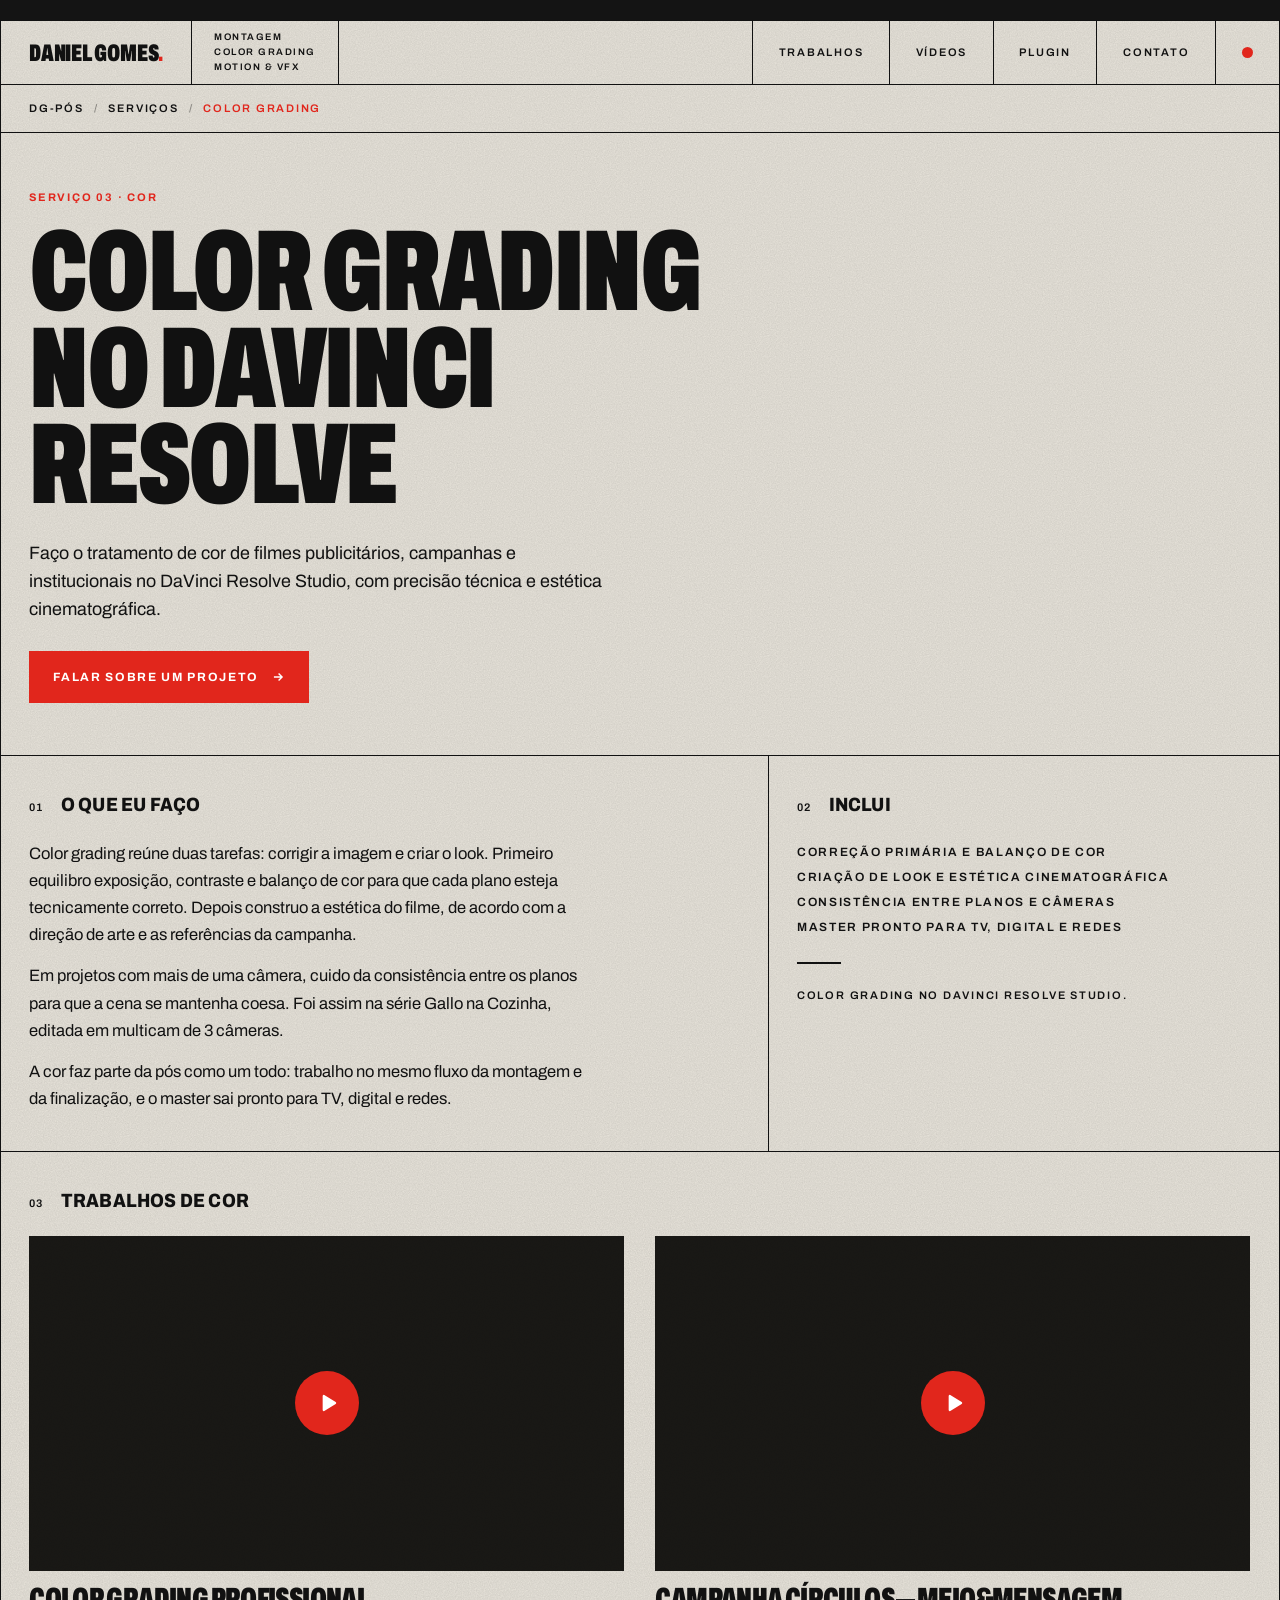
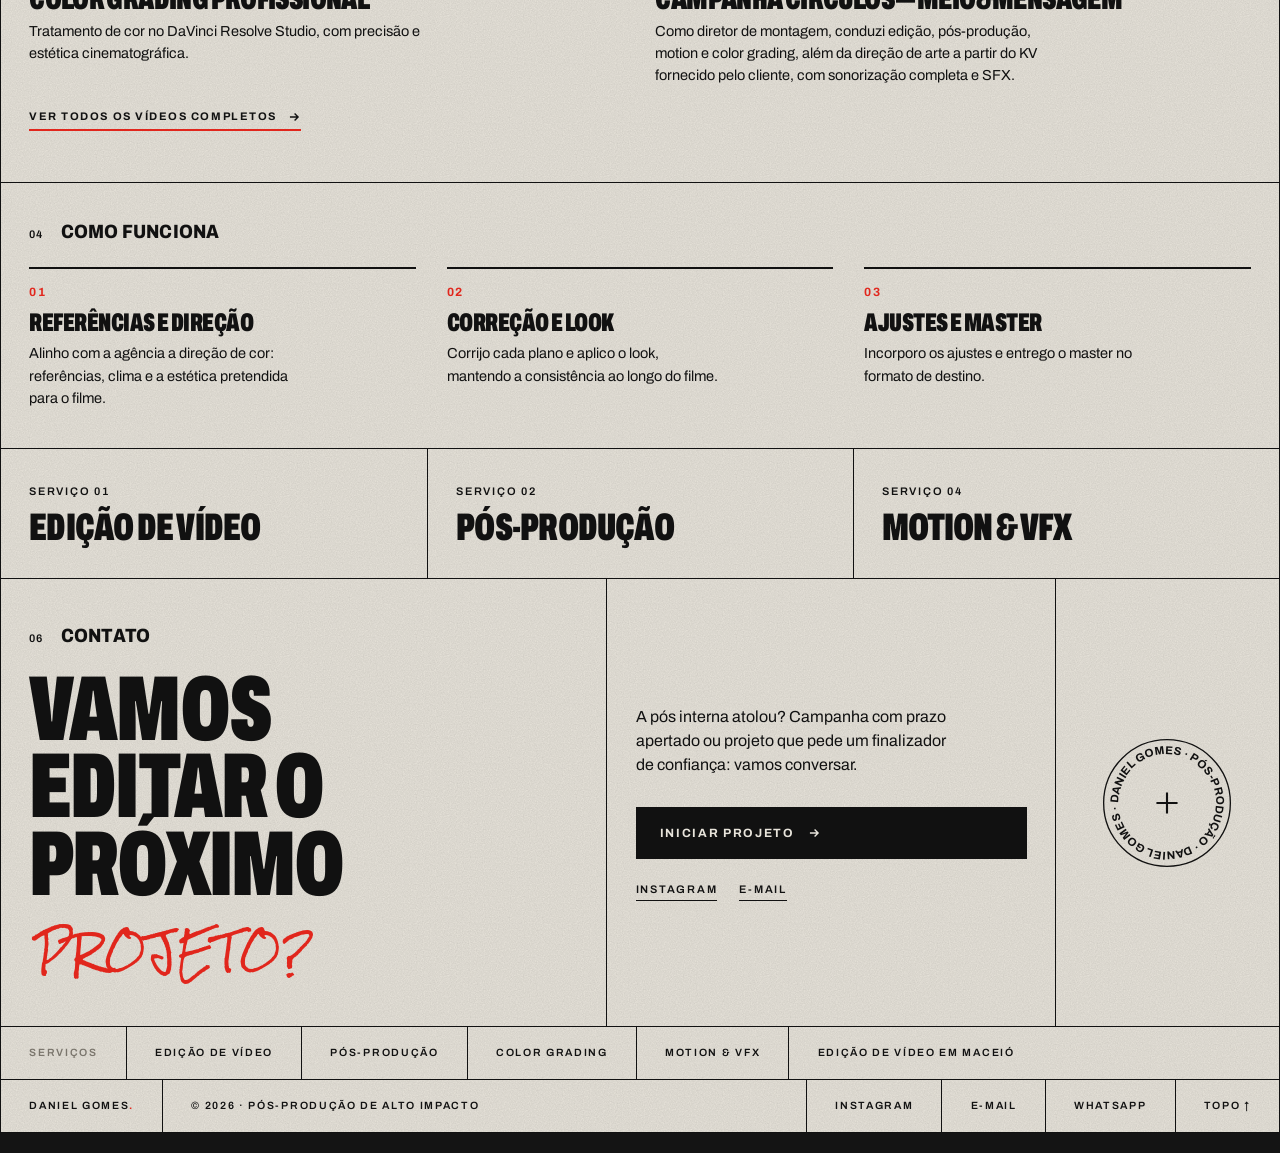
<file: color-grading/index.html>
<!DOCTYPE html>
<html lang="pt-BR">
<head>
<meta charset="UTF-8">
<meta name="viewport" content="width=device-width, initial-scale=1.0">
<title>Color Grading no DaVinci Resolve | Daniel Gomes</title>
<meta name="description" content="Color grading no DaVinci Resolve Studio para filmes publicitários e campanhas: correção, look cinematográfico e consistência entre planos e câmeras.">
<meta name="robots" content="index, follow, max-image-preview:large">
<link rel="canonical" href="https://www.dgpos.com.br/color-grading/">
<meta name="theme-color" content="#E8E4DB">
<meta property="og:type" content="website">
<meta property="og:site_name" content="DG-PÓS">
<meta property="og:locale" content="pt_BR">
<meta property="og:url" content="https://www.dgpos.com.br/color-grading/">
<meta property="og:title" content="Color Grading no DaVinci Resolve | Daniel Gomes">
<meta property="og:description" content="Color grading no DaVinci Resolve Studio para filmes publicitários e campanhas: correção, look cinematográfico e consistência entre planos e câmeras.">
<meta property="og:image" content="https://www.dgpos.com.br/assets/og-image.jpg">
<meta property="og:image:width" content="1200">
<meta property="og:image:height" content="630">
<meta property="og:image:alt" content="DG-PÓS, Daniel Gomes: editor e finalizador, 20 anos de pós.">
<meta name="twitter:card" content="summary_large_image">
<link rel="icon" href="/favicon.svg" type="image/svg+xml">
<link rel="icon" href="/favicon.ico" sizes="48x48">
<link rel="apple-touch-icon" href="/apple-touch-icon.png">

<link rel="preconnect" href="https://vimeo.com">
<link rel="preconnect" href="https://i.vimeocdn.com" crossorigin>
<link rel="dns-prefetch" href="https://player.vimeo.com">
<link rel="preconnect" href="https://fonts.googleapis.com">
<link rel="preconnect" href="https://fonts.gstatic.com" crossorigin>
<link href="https://fonts.googleapis.com/css2?family=Archivo:wdth,wght@62..125,100..900&family=Rock+Salt&display=swap" rel="stylesheet">

<script>document.documentElement.classList.add('js')</script>
<link rel="stylesheet" href="/assets/site.css">
<script type="application/ld+json">
{
  "@context": "https://schema.org",
  "@graph": [
    {
      "@type": "Service",
      "name": "Color grading",
      "serviceType": "Color grading",
      "description": "Color grading no DaVinci Resolve Studio para filmes publicitários e campanhas: correção, look cinematográfico e consistência entre planos e câmeras.",
      "url": "https://www.dgpos.com.br/color-grading/",
      "provider": {
        "@type": "ProfessionalService",
        "name": "DG-PÓS",
        "url": "https://www.dgpos.com.br/"
      }
    },
    {
      "@type": "BreadcrumbList",
      "itemListElement": [
        {
          "@type": "ListItem",
          "position": 1,
          "name": "DG-PÓS",
          "item": "https://www.dgpos.com.br/"
        },
        {
          "@type": "ListItem",
          "position": 2,
          "name": "Color grading",
          "item": "https://www.dgpos.com.br/color-grading/"
        }
      ]
    }
  ]
}
</script>
</head>
<body>
<div id="progress" aria-hidden="true"></div>

<div class="sheet">

  <header class="hdr">
    <a href="/" class="brand" aria-label="Daniel Gomes, início">Daniel Gomes<b>.</b></a>
    <div class="hdr-desc" aria-hidden="true"><span>Montagem</span><span>Color grading</span><span>Motion &amp; VFX</span></div>
    <div class="hdr-sp"></div>
    <nav class="dn" aria-label="Principal">
      <ul class="nav">
        <li><a href="/#trabalhos">Trabalhos</a></li>
        <li><a href="/#videos">Vídeos</a></li>
        <li><a href="/#plugin">Plugin</a></li>
        <li><a href="/#contato">Contato</a></li>
      </ul>
    </nav>
    <div class="hdr-dot" aria-hidden="true"><span></span></div>
    <button class="menu-btn" id="menu-btn" type="button" aria-label="Abrir menu" aria-expanded="false" aria-controls="mnav">
      <svg class="ic-menu" width="24" height="24" viewBox="0 0 24 24" fill="none" stroke="currentColor" stroke-width="2" aria-hidden="true"><path d="M3 7h18M3 12h18M3 17h18"/></svg>
      <svg class="ic-close" width="24" height="24" viewBox="0 0 24 24" fill="none" stroke="currentColor" stroke-width="2" aria-hidden="true"><path d="M6 6l12 12M18 6 6 18"/></svg>
    </button>
    <nav class="mnav" id="mnav" aria-label="Menu móvel">
      <a href="/#trabalhos">Trabalhos</a>
      <a href="/#videos">Vídeos</a>
      <a href="/#plugin">Plugin</a>
      <a href="/#contato">Contato</a>
    </nav>
  </header>

  <main id="topo">

    <nav class="crumbs lab" aria-label="Você está em">
      <a href="/">DG-PÓS</a><span class="sep" aria-hidden="true">/</span><span>Serviços</span><span class="sep" aria-hidden="true">/</span><span aria-current="page">Color grading</span>
    </nav>

    <section class="sp-hero">
      <span class="lab eyebrow">Serviço 03 · Cor</span>
      <h1 class="disp">Color grading<br>no DaVinci<br>Resolve</h1>
      <p class="lead">Faço o tratamento de cor de filmes publicitários, campanhas e institucionais no DaVinci Resolve Studio, com precisão técnica e estética cinematográfica.</p>
      <a class="btn" href="https://wa.me/message/4WTESZSDVZDMB1" target="_blank" rel="noopener noreferrer">Falar sobre um projeto <svg width="14" height="14" viewBox="0 0 24 24" fill="none" stroke="currentColor" stroke-width="2.4" aria-hidden="true"><path d="M5 12h14M13 6l6 6-6 6"/></svg></a>
    </section>

    <section class="sp-body">
      <div class="prose rv">
        <div class="sh"><span class="n">01</span><h2>O que eu faço</h2></div>
        <p>Color grading reúne duas tarefas: corrigir a imagem e criar o look. Primeiro equilibro exposição, contraste e balanço de cor para que cada plano esteja tecnicamente correto. Depois construo a estética do filme, de acordo com a direção de arte e as referências da campanha.</p>
        <p>Em projetos com mais de uma câmera, cuido da consistência entre os planos para que a cena se mantenha coesa. Foi assim na série Gallo na Cozinha, editada em multicam de 3 câmeras.</p>
        <p>A cor faz parte da pós como um todo: trabalho no mesmo fluxo da montagem e da finalização, e o master sai pronto para TV, digital e redes.</p>
      </div>
      <div class="rv" style="--d:.1s">
        <div class="sh"><span class="n">02</span><h2>Inclui</h2></div>
        <ul class="svc">
          <li>Correção primária e balanço de cor</li>
          <li>Criação de look e estética cinematográfica</li>
          <li>Consistência entre planos e câmeras</li>
          <li>Master pronto para TV, digital e redes</li>
        </ul>
        <span class="dash"></span>
        <p class="lab">Color grading no DaVinci Resolve Studio.</p>
      </div>
    </section>

    <section class="sp-cases">
      <div class="sh rv"><span class="n">03</span><h2>Trabalhos de cor</h2></div>
      <div class="cases-grid">
        <article class="case rv">
          <div class="vf" data-vimeo="1158513832" data-hash="" data-title="Color Grading Profissional"></div>
          <h3 class="disp">Color Grading Profissional</h3>
          <p>Tratamento de cor no DaVinci Resolve Studio, com precisão e estética cinematográfica.</p>
        </article>
        <article class="case rv">
          <div class="vf" data-vimeo="1238097480" data-hash="" data-title="Campanha Círculos — Meio&amp;Mensagem"></div>
          <h3 class="disp">Campanha Círculos — Meio&amp;Mensagem</h3>
          <p>Como diretor de montagem, conduzi edição, pós-produção, motion e color grading, além da direção de arte a partir do KV fornecido pelo cliente, com sonorização completa e SFX.</p>
        </article>
      </div>
      <a class="lnk" href="/#videos">Ver todos os vídeos completos <svg width="14" height="14" viewBox="0 0 24 24" fill="none" stroke="currentColor" stroke-width="2.4" aria-hidden="true"><path d="M5 12h14M13 6l6 6-6 6"/></svg></a>
    </section>

    <section class="sp-steps">
      <div class="sh rv"><span class="n">04</span><h2>Como funciona</h2></div>
      <ol class="steps rv">
          <li><h3 class="disp">Referências e direção</h3><p>Alinho com a agência a direção de cor: referências, clima e a estética pretendida para o filme.</p></li>
          <li><h3 class="disp">Correção e look</h3><p>Corrijo cada plano e aplico o look, mantendo a consistência ao longo do filme.</p></li>
          <li><h3 class="disp">Ajustes e master</h3><p>Incorporo os ajustes e entrego o master no formato de destino.</p></li>
      </ol>
    </section>

    <nav class="others" aria-label="Outros serviços">
      <a href="/edicao-de-video/"><span class="lab">Serviço 01</span><span class="disp">Edição de vídeo</span></a>
      <a href="/pos-producao/"><span class="lab">Serviço 02</span><span class="disp">Pós-produção</span></a>
      <a href="/motion-vfx/"><span class="lab">Serviço 04</span><span class="disp">Motion &amp; VFX</span></a>
    </nav>

    <section class="cta" id="contato">
      <div class="ttl rv">
        <div class="sh"><span class="n">06</span><h2>Contato</h2></div>
        <h2 class="disp" aria-label="Vamos editar o próximo projeto?">Vamos<br>editar o<br>próximo<span class="hand wr">projeto?</span></h2>
      </div>
      <div class="mid rv" style="--d:.1s">
        <p>A pós interna atolou? Campanha com prazo apertado ou projeto que pede um finalizador de confiança: vamos conversar.</p>
        <a class="btn dark" href="https://wa.me/message/4WTESZSDVZDMB1" target="_blank" rel="noopener noreferrer"><span>Iniciar projeto</span> <svg width="14" height="14" viewBox="0 0 24 24" fill="none" stroke="currentColor" stroke-width="2.4" aria-hidden="true"><path d="M5 12h14M13 6l6 6-6 6"/></svg></a>
        <div class="socials">
          <a href="https://www.instagram.com/danielamgomesssss?igsh=cG94YjZmZ2xlbDVi&amp;utm_source=qr" target="_blank" rel="noopener noreferrer">Instagram</a>
          <a href="mailto:antunes.daniell@gmail.com">E-mail</a>
        </div>
      </div>
      <div class="seal rv" style="--d:.2s">
        <svg class="stamp line" viewBox="0 0 100 100" aria-hidden="true">
          <circle class="disc" cx="50" cy="50" r="48"/>
          <g class="ring">
            <path id="c-cta" d="M50,50 m-37,0 a37,37 0 1,1 74,0 a37,37 0 1,1 -74,0" fill="none"/>
            <text><textPath href="#c-cta" textLength="230" lengthAdjust="spacing">DANIEL GOMES · PÓS-PRODUÇÃO · DANIEL GOMES · </textPath></text>
          </g>
          <path class="ico" d="M50 42v16M42 50h16"/>
        </svg>
      </div>
    </section>
  </main>

  <nav class="ftr ftr-svc" aria-label="Serviços">
    <span class="lbl">Serviços</span>
    <a href="/edicao-de-video/">Edição de vídeo</a>
    <a href="/pos-producao/">Pós-produção</a>
    <a href="/color-grading/">Color grading</a>
    <a href="/motion-vfx/">Motion &amp; VFX</a>
    <a href="/edicao-de-video-maceio/">Edição de vídeo em Maceió</a>
  </nav>

  <footer class="ftr">
    <span>Daniel Gomes<b style="color:var(--red)">.</b></span>
    <span class="grow">© 2026 · Pós-produção de alto impacto</span>
    <a href="https://www.instagram.com/danielamgomesssss?igsh=cG94YjZmZ2xlbDVi&amp;utm_source=qr" target="_blank" rel="noopener noreferrer">Instagram</a>
    <a href="mailto:antunes.daniell@gmail.com">E-mail</a>
    <a href="https://wa.me/message/4WTESZSDVZDMB1" target="_blank" rel="noopener noreferrer">WhatsApp</a>
    <a href="#topo">Topo ↑</a>
  </footer>
</div>

<script src="/assets/page.js" defer></script>
</body>
</html>
</file>
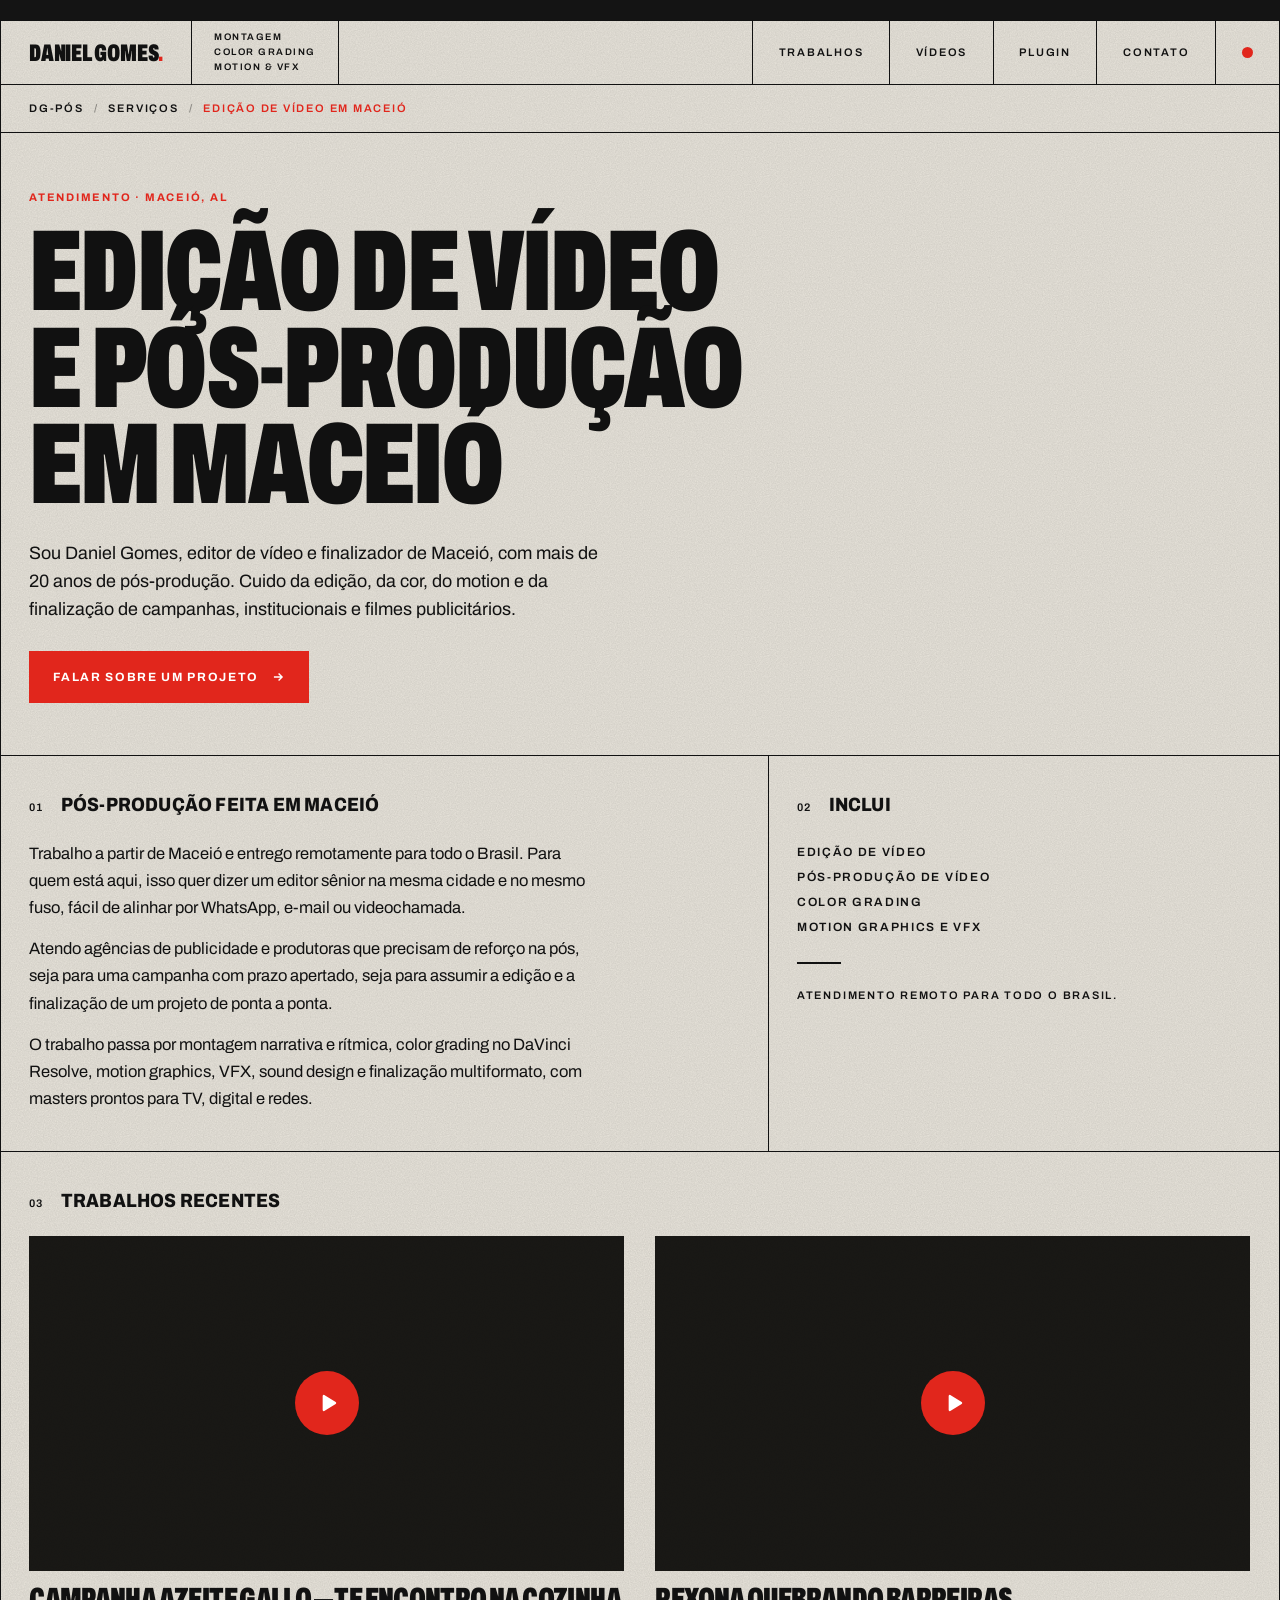
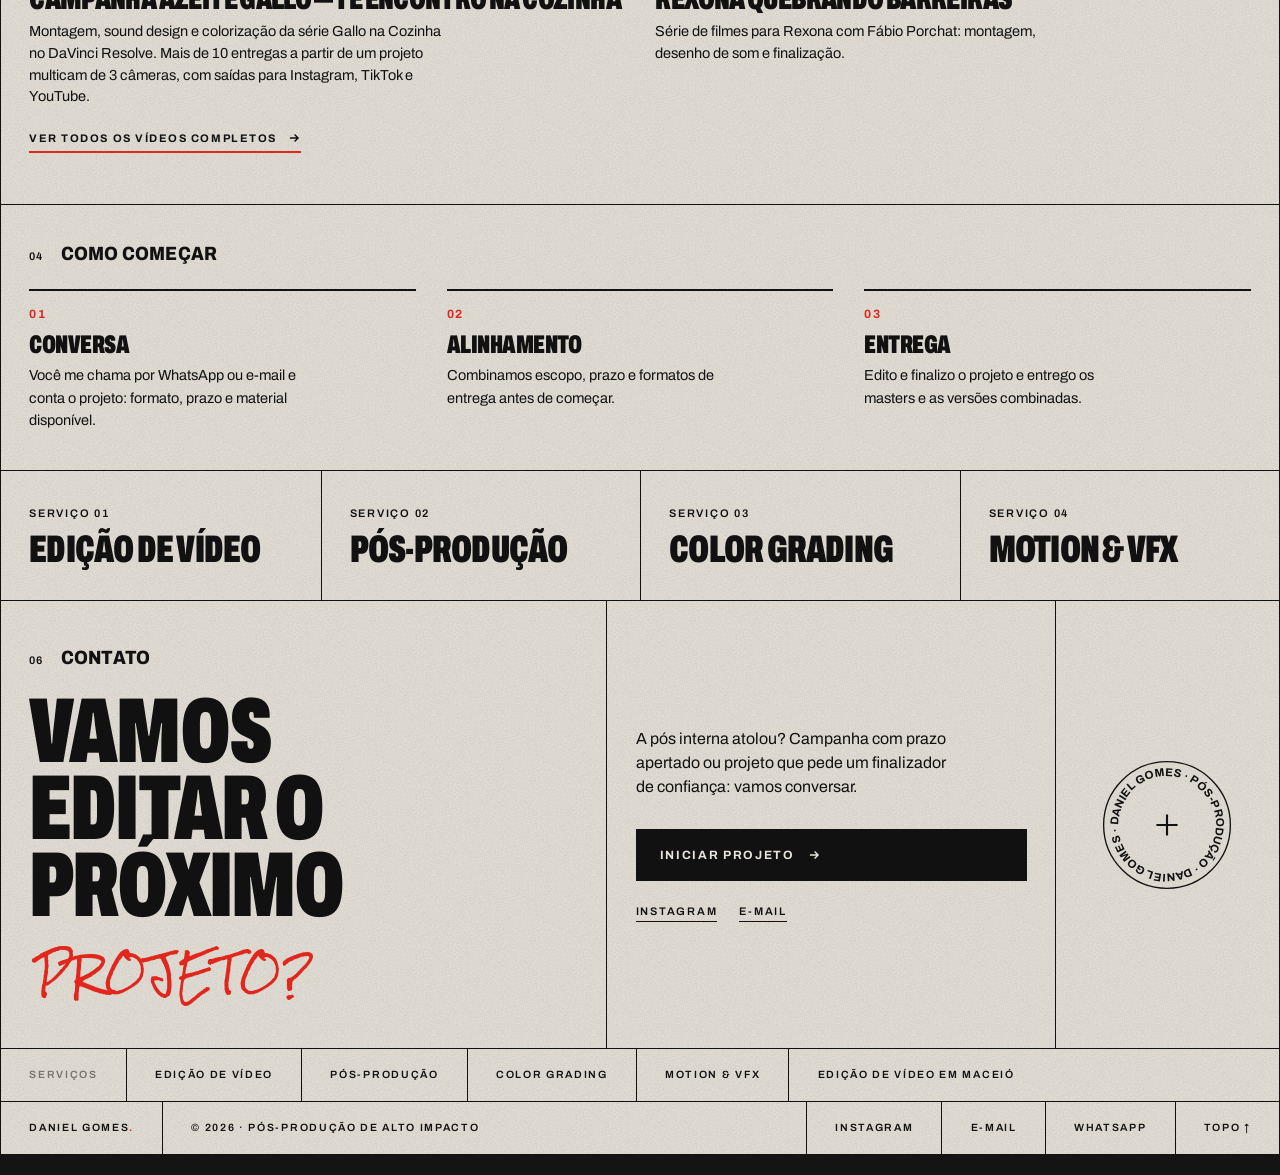
<file: edicao-de-video-maceio/index.html>
<!DOCTYPE html>
<html lang="pt-BR">
<head>
<meta charset="UTF-8">
<meta name="viewport" content="width=device-width, initial-scale=1.0">
<title>Edição de Vídeo em Maceió | Daniel Gomes</title>
<meta name="description" content="Edição de vídeo e pós-produção em Maceió: montagem, color grading, motion e VFX para campanhas, institucionais e filmes publicitários. Entrega para todo o Brasil.">
<meta name="robots" content="index, follow, max-image-preview:large">
<link rel="canonical" href="https://www.dgpos.com.br/edicao-de-video-maceio/">
<meta name="theme-color" content="#E8E4DB">
<meta property="og:type" content="website">
<meta property="og:site_name" content="DG-PÓS">
<meta property="og:locale" content="pt_BR">
<meta property="og:url" content="https://www.dgpos.com.br/edicao-de-video-maceio/">
<meta property="og:title" content="Edição de Vídeo em Maceió | Daniel Gomes">
<meta property="og:description" content="Edição de vídeo e pós-produção em Maceió: montagem, color grading, motion e VFX para campanhas, institucionais e filmes publicitários. Entrega para todo o Brasil.">
<meta property="og:image" content="https://www.dgpos.com.br/assets/og-image.jpg">
<meta property="og:image:width" content="1200">
<meta property="og:image:height" content="630">
<meta property="og:image:alt" content="DG-PÓS, Daniel Gomes: editor e finalizador, 20 anos de pós.">
<meta name="twitter:card" content="summary_large_image">
<link rel="icon" href="/favicon.svg" type="image/svg+xml">
<link rel="icon" href="/favicon.ico" sizes="48x48">
<link rel="apple-touch-icon" href="/apple-touch-icon.png">

<link rel="preconnect" href="https://vimeo.com">
<link rel="preconnect" href="https://i.vimeocdn.com" crossorigin>
<link rel="dns-prefetch" href="https://player.vimeo.com">
<link rel="preconnect" href="https://fonts.googleapis.com">
<link rel="preconnect" href="https://fonts.gstatic.com" crossorigin>
<link href="https://fonts.googleapis.com/css2?family=Archivo:wdth,wght@62..125,100..900&family=Rock+Salt&display=swap" rel="stylesheet">

<script>document.documentElement.classList.add('js')</script>
<link rel="stylesheet" href="/assets/site.css">
<script type="application/ld+json">
{
  "@context": "https://schema.org",
  "@graph": [
    {
      "@type": "Service",
      "name": "Edição de vídeo e pós-produção em Maceió",
      "serviceType": "Edição de vídeo e pós-produção em Maceió",
      "description": "Edição de vídeo e pós-produção em Maceió: montagem, color grading, motion e VFX para campanhas, institucionais e filmes publicitários. Entrega para todo o Brasil.",
      "url": "https://www.dgpos.com.br/edicao-de-video-maceio/",
      "provider": {
        "@type": "ProfessionalService",
        "name": "DG-PÓS",
        "url": "https://www.dgpos.com.br/",
        "address": {
          "@type": "PostalAddress",
          "addressLocality": "Maceió",
          "addressRegion": "AL",
          "addressCountry": "BR"
        }
      },
      "areaServed": {
        "@type": "City",
        "name": "Maceió"
      }
    },
    {
      "@type": "BreadcrumbList",
      "itemListElement": [
        {
          "@type": "ListItem",
          "position": 1,
          "name": "DG-PÓS",
          "item": "https://www.dgpos.com.br/"
        },
        {
          "@type": "ListItem",
          "position": 2,
          "name": "Edição de vídeo e pós-produção em Maceió",
          "item": "https://www.dgpos.com.br/edicao-de-video-maceio/"
        }
      ]
    }
  ]
}
</script>
</head>
<body>
<div id="progress" aria-hidden="true"></div>

<div class="sheet">

  <header class="hdr">
    <a href="/" class="brand" aria-label="Daniel Gomes, início">Daniel Gomes<b>.</b></a>
    <div class="hdr-desc" aria-hidden="true"><span>Montagem</span><span>Color grading</span><span>Motion &amp; VFX</span></div>
    <div class="hdr-sp"></div>
    <nav class="dn" aria-label="Principal">
      <ul class="nav">
        <li><a href="/#trabalhos">Trabalhos</a></li>
        <li><a href="/#videos">Vídeos</a></li>
        <li><a href="/#plugin">Plugin</a></li>
        <li><a href="/#contato">Contato</a></li>
      </ul>
    </nav>
    <div class="hdr-dot" aria-hidden="true"><span></span></div>
    <button class="menu-btn" id="menu-btn" type="button" aria-label="Abrir menu" aria-expanded="false" aria-controls="mnav">
      <svg class="ic-menu" width="24" height="24" viewBox="0 0 24 24" fill="none" stroke="currentColor" stroke-width="2" aria-hidden="true"><path d="M3 7h18M3 12h18M3 17h18"/></svg>
      <svg class="ic-close" width="24" height="24" viewBox="0 0 24 24" fill="none" stroke="currentColor" stroke-width="2" aria-hidden="true"><path d="M6 6l12 12M18 6 6 18"/></svg>
    </button>
    <nav class="mnav" id="mnav" aria-label="Menu móvel">
      <a href="/#trabalhos">Trabalhos</a>
      <a href="/#videos">Vídeos</a>
      <a href="/#plugin">Plugin</a>
      <a href="/#contato">Contato</a>
    </nav>
  </header>

  <main id="topo">

    <nav class="crumbs lab" aria-label="Você está em">
      <a href="/">DG-PÓS</a><span class="sep" aria-hidden="true">/</span><span>Serviços</span><span class="sep" aria-hidden="true">/</span><span aria-current="page">Edição de vídeo em Maceió</span>
    </nav>

    <section class="sp-hero">
      <span class="lab eyebrow">Atendimento · Maceió, AL</span>
      <h1 class="disp">Edição de vídeo<br>e pós-produção<br>em Maceió</h1>
      <p class="lead">Sou Daniel Gomes, editor de vídeo e finalizador de Maceió, com mais de 20 anos de pós-produção. Cuido da edição, da cor, do motion e da finalização de campanhas, institucionais e filmes publicitários.</p>
      <a class="btn" href="https://wa.me/message/4WTESZSDVZDMB1" target="_blank" rel="noopener noreferrer">Falar sobre um projeto <svg width="14" height="14" viewBox="0 0 24 24" fill="none" stroke="currentColor" stroke-width="2.4" aria-hidden="true"><path d="M5 12h14M13 6l6 6-6 6"/></svg></a>
    </section>

    <section class="sp-body">
      <div class="prose rv">
        <div class="sh"><span class="n">01</span><h2>Pós-produção feita em Maceió</h2></div>
        <p>Trabalho a partir de Maceió e entrego remotamente para todo o Brasil. Para quem está aqui, isso quer dizer um editor sênior na mesma cidade e no mesmo fuso, fácil de alinhar por WhatsApp, e-mail ou videochamada.</p>
        <p>Atendo agências de publicidade e produtoras que precisam de reforço na pós, seja para uma campanha com prazo apertado, seja para assumir a edição e a finalização de um projeto de ponta a ponta.</p>
        <p>O trabalho passa por montagem narrativa e rítmica, color grading no DaVinci Resolve, motion graphics, VFX, sound design e finalização multiformato, com masters prontos para TV, digital e redes.</p>
      </div>
      <div class="rv" style="--d:.1s">
        <div class="sh"><span class="n">02</span><h2>Inclui</h2></div>
        <ul class="svc">
          <li><a href="/edicao-de-video/">Edição de vídeo</a></li>
          <li><a href="/pos-producao/">Pós-produção de vídeo</a></li>
          <li><a href="/color-grading/">Color grading</a></li>
          <li><a href="/motion-vfx/">Motion graphics e VFX</a></li>
        </ul>
        <span class="dash"></span>
        <p class="lab">Atendimento remoto para todo o Brasil.</p>
      </div>
    </section>

    <section class="sp-cases">
      <div class="sh rv"><span class="n">03</span><h2>Trabalhos recentes</h2></div>
      <div class="cases-grid">
        <article class="case rv">
          <div class="vf" data-vimeo="1238088923" data-hash="" data-title="Campanha Azeite Gallo — Te encontro na cozinha"></div>
          <h3 class="disp">Campanha Azeite Gallo — Te encontro na cozinha</h3>
          <p>Montagem, sound design e colorização da série Gallo na Cozinha no DaVinci Resolve. Mais de 10 entregas a partir de um projeto multicam de 3 câmeras, com saídas para Instagram, TikTok e YouTube.</p>
        </article>
        <article class="case rv">
          <div class="vf" data-vimeo="1239934439" data-hash="" data-title="Rexona Quebrando Barreiras"></div>
          <h3 class="disp">Rexona Quebrando Barreiras</h3>
          <p>Série de filmes para Rexona com Fábio Porchat: montagem, desenho de som e finalização.</p>
        </article>
      </div>
      <a class="lnk" href="/#videos">Ver todos os vídeos completos <svg width="14" height="14" viewBox="0 0 24 24" fill="none" stroke="currentColor" stroke-width="2.4" aria-hidden="true"><path d="M5 12h14M13 6l6 6-6 6"/></svg></a>
    </section>

    <section class="sp-steps">
      <div class="sh rv"><span class="n">04</span><h2>Como começar</h2></div>
      <ol class="steps rv">
          <li><h3 class="disp">Conversa</h3><p>Você me chama por WhatsApp ou e-mail e conta o projeto: formato, prazo e material disponível.</p></li>
          <li><h3 class="disp">Alinhamento</h3><p>Combinamos escopo, prazo e formatos de entrega antes de começar.</p></li>
          <li><h3 class="disp">Entrega</h3><p>Edito e finalizo o projeto e entrego os masters e as versões combinadas.</p></li>
      </ol>
    </section>

    <nav class="others n4" aria-label="Outros serviços">
      <a href="/edicao-de-video/"><span class="lab">Serviço 01</span><span class="disp">Edição de vídeo</span></a>
      <a href="/pos-producao/"><span class="lab">Serviço 02</span><span class="disp">Pós-produção</span></a>
      <a href="/color-grading/"><span class="lab">Serviço 03</span><span class="disp">Color grading</span></a>
      <a href="/motion-vfx/"><span class="lab">Serviço 04</span><span class="disp">Motion &amp; VFX</span></a>
    </nav>

    <section class="cta" id="contato">
      <div class="ttl rv">
        <div class="sh"><span class="n">06</span><h2>Contato</h2></div>
        <h2 class="disp" aria-label="Vamos editar o próximo projeto?">Vamos<br>editar o<br>próximo<span class="hand wr">projeto?</span></h2>
      </div>
      <div class="mid rv" style="--d:.1s">
        <p>A pós interna atolou? Campanha com prazo apertado ou projeto que pede um finalizador de confiança: vamos conversar.</p>
        <a class="btn dark" href="https://wa.me/message/4WTESZSDVZDMB1" target="_blank" rel="noopener noreferrer"><span>Iniciar projeto</span> <svg width="14" height="14" viewBox="0 0 24 24" fill="none" stroke="currentColor" stroke-width="2.4" aria-hidden="true"><path d="M5 12h14M13 6l6 6-6 6"/></svg></a>
        <div class="socials">
          <a href="https://www.instagram.com/danielamgomesssss?igsh=cG94YjZmZ2xlbDVi&amp;utm_source=qr" target="_blank" rel="noopener noreferrer">Instagram</a>
          <a href="mailto:antunes.daniell@gmail.com">E-mail</a>
        </div>
      </div>
      <div class="seal rv" style="--d:.2s">
        <svg class="stamp line" viewBox="0 0 100 100" aria-hidden="true">
          <circle class="disc" cx="50" cy="50" r="48"/>
          <g class="ring">
            <path id="c-cta" d="M50,50 m-37,0 a37,37 0 1,1 74,0 a37,37 0 1,1 -74,0" fill="none"/>
            <text><textPath href="#c-cta" textLength="230" lengthAdjust="spacing">DANIEL GOMES · PÓS-PRODUÇÃO · DANIEL GOMES · </textPath></text>
          </g>
          <path class="ico" d="M50 42v16M42 50h16"/>
        </svg>
      </div>
    </section>
  </main>

  <nav class="ftr ftr-svc" aria-label="Serviços">
    <span class="lbl">Serviços</span>
    <a href="/edicao-de-video/">Edição de vídeo</a>
    <a href="/pos-producao/">Pós-produção</a>
    <a href="/color-grading/">Color grading</a>
    <a href="/motion-vfx/">Motion &amp; VFX</a>
    <a href="/edicao-de-video-maceio/">Edição de vídeo em Maceió</a>
  </nav>

  <footer class="ftr">
    <span>Daniel Gomes<b style="color:var(--red)">.</b></span>
    <span class="grow">© 2026 · Pós-produção de alto impacto</span>
    <a href="https://www.instagram.com/danielamgomesssss?igsh=cG94YjZmZ2xlbDVi&amp;utm_source=qr" target="_blank" rel="noopener noreferrer">Instagram</a>
    <a href="mailto:antunes.daniell@gmail.com">E-mail</a>
    <a href="https://wa.me/message/4WTESZSDVZDMB1" target="_blank" rel="noopener noreferrer">WhatsApp</a>
    <a href="#topo">Topo ↑</a>
  </footer>
</div>

<script src="/assets/page.js" defer></script>
</body>
</html>
</file>
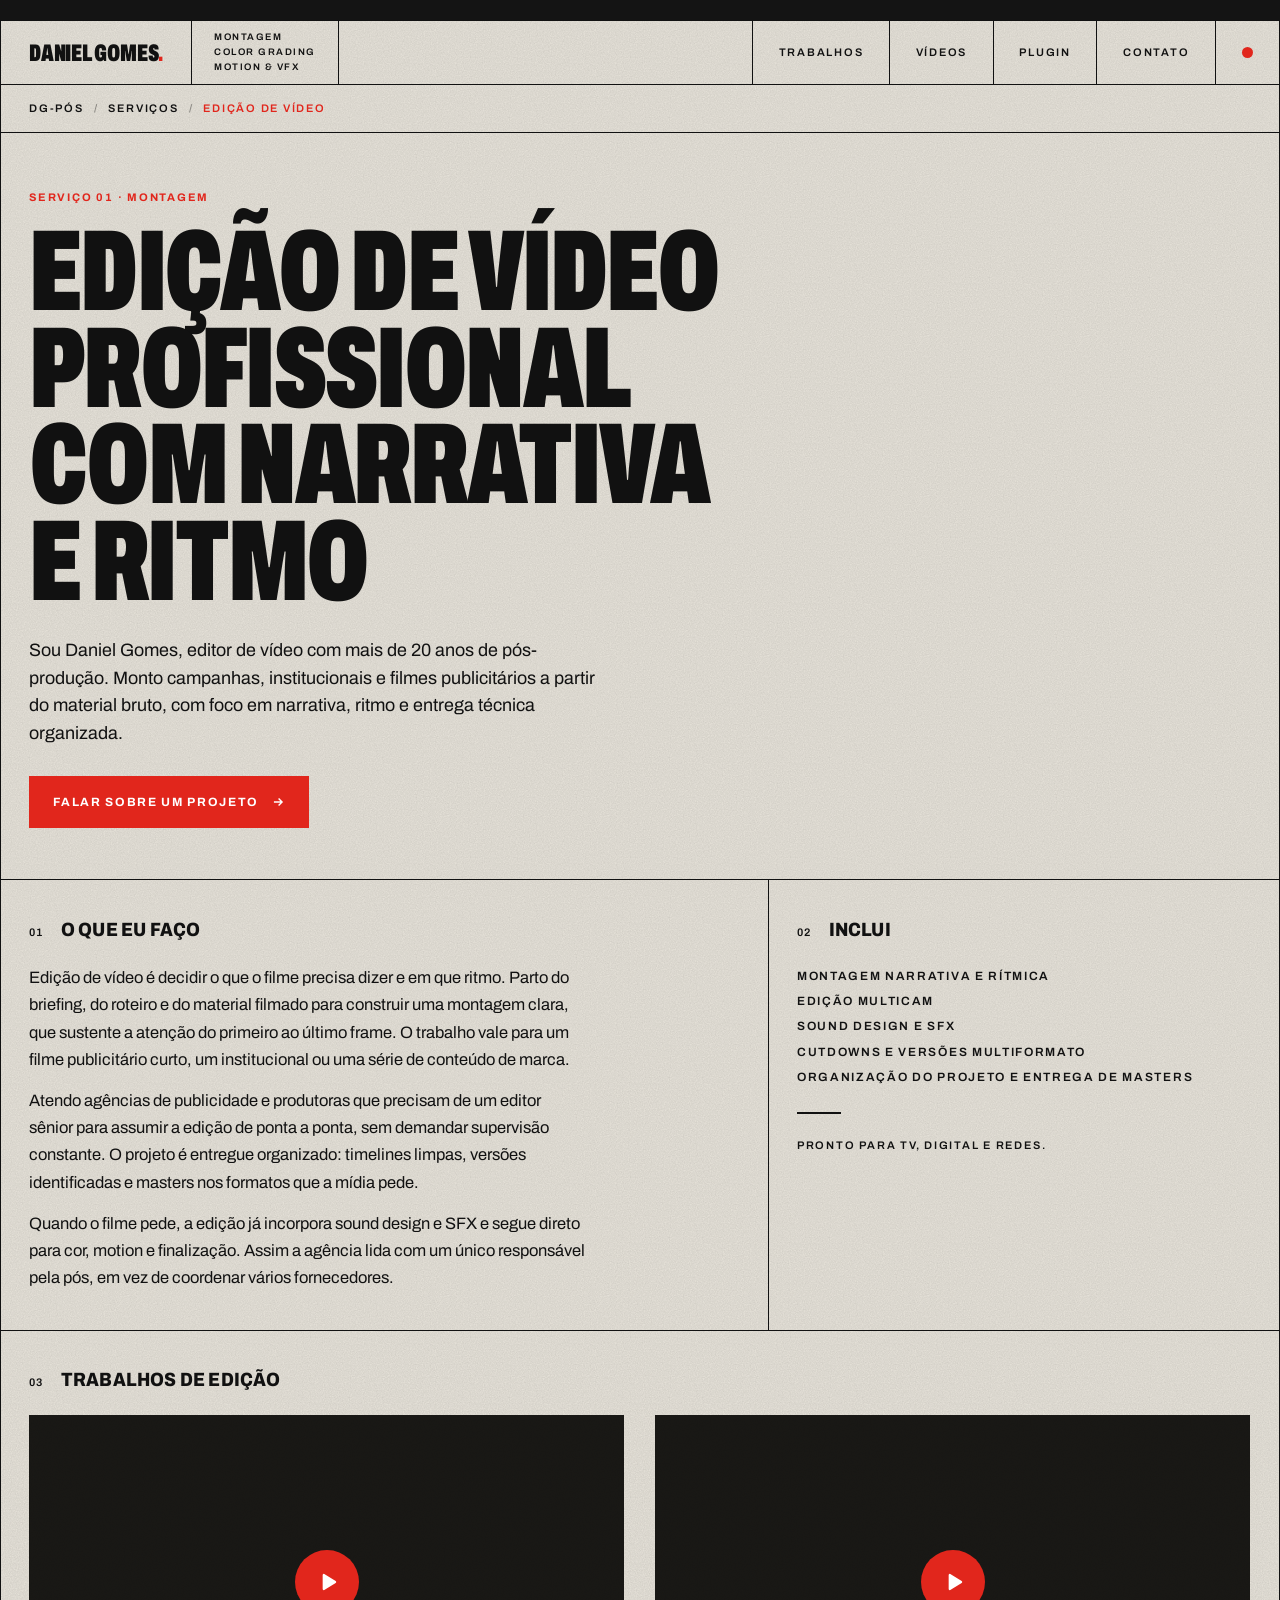
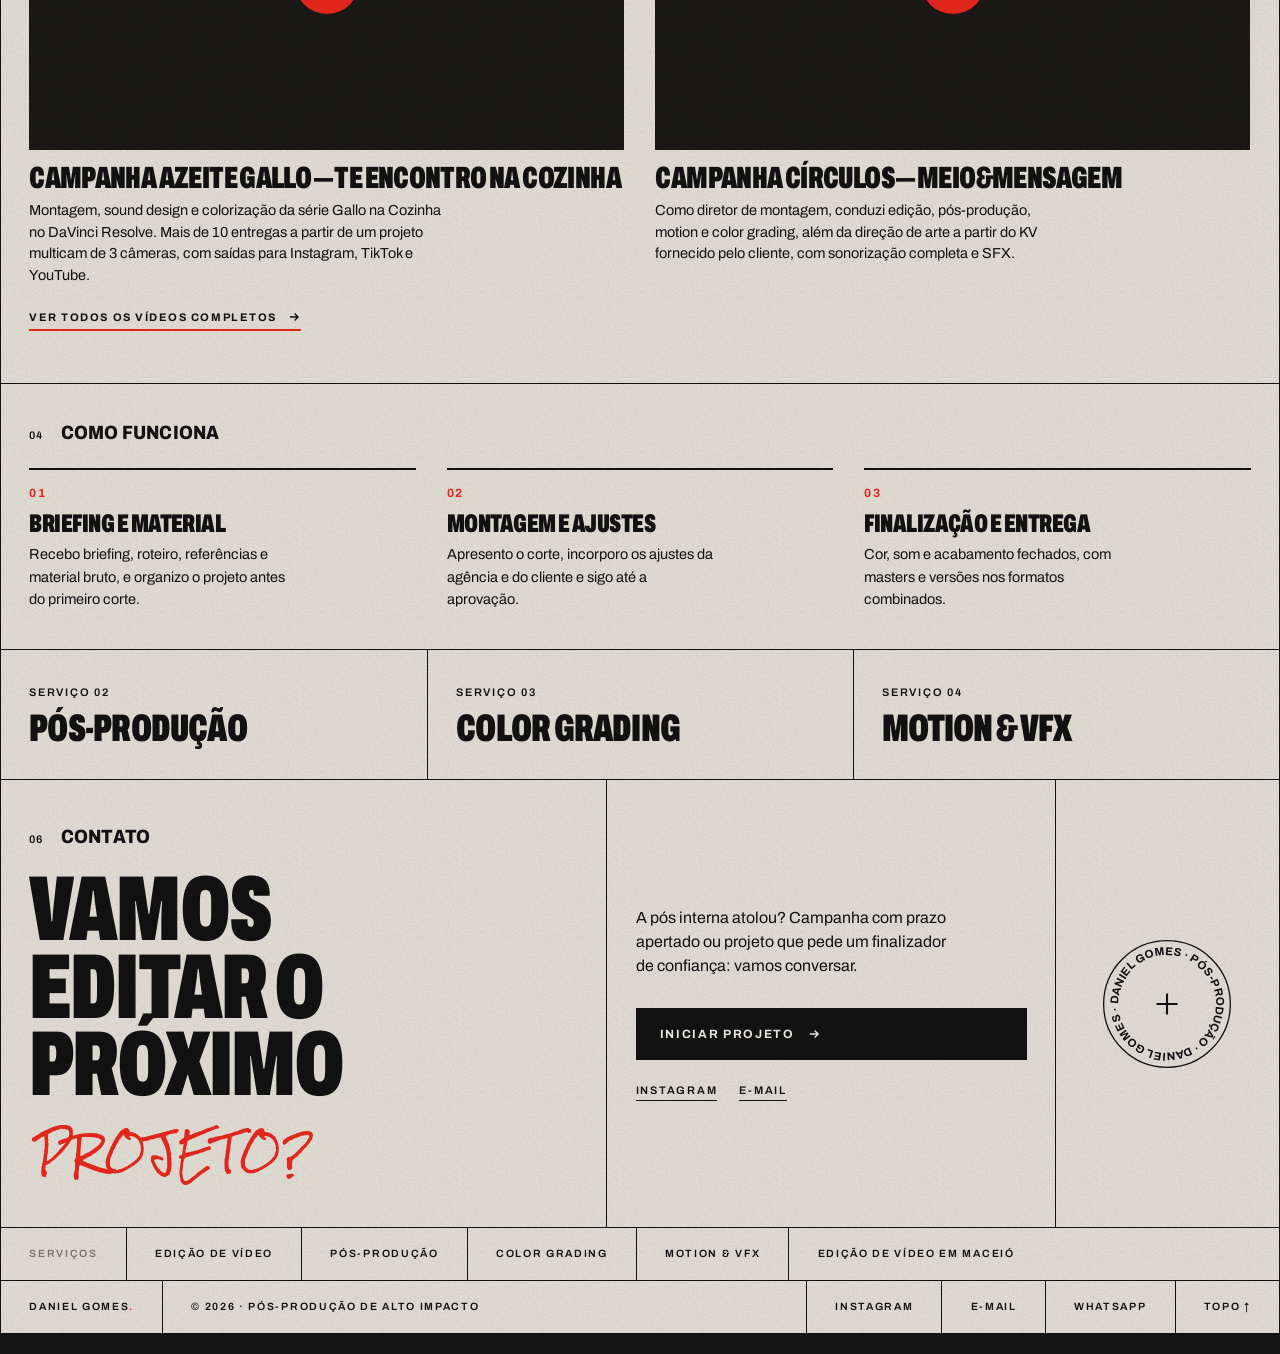
<file: edicao-de-video/index.html>
<!DOCTYPE html>
<html lang="pt-BR">
<head>
<meta charset="UTF-8">
<meta name="viewport" content="width=device-width, initial-scale=1.0">
<title>Edição de Vídeo Profissional | Daniel Gomes</title>
<meta name="description" content="Edição de vídeo para campanhas, institucionais e filmes publicitários: montagem narrativa e rítmica, multicam e entregas multiformato. 20 anos de pós-produção.">
<meta name="robots" content="index, follow, max-image-preview:large">
<link rel="canonical" href="https://www.dgpos.com.br/edicao-de-video/">
<meta name="theme-color" content="#E8E4DB">
<meta property="og:type" content="website">
<meta property="og:site_name" content="DG-PÓS">
<meta property="og:locale" content="pt_BR">
<meta property="og:url" content="https://www.dgpos.com.br/edicao-de-video/">
<meta property="og:title" content="Edição de Vídeo Profissional | Daniel Gomes">
<meta property="og:description" content="Edição de vídeo para campanhas, institucionais e filmes publicitários: montagem narrativa e rítmica, multicam e entregas multiformato. 20 anos de pós-produção.">
<meta property="og:image" content="https://www.dgpos.com.br/assets/og-image.jpg">
<meta property="og:image:width" content="1200">
<meta property="og:image:height" content="630">
<meta property="og:image:alt" content="DG-PÓS, Daniel Gomes: editor e finalizador, 20 anos de pós.">
<meta name="twitter:card" content="summary_large_image">
<link rel="icon" href="/favicon.svg" type="image/svg+xml">
<link rel="icon" href="/favicon.ico" sizes="48x48">
<link rel="apple-touch-icon" href="/apple-touch-icon.png">

<link rel="preconnect" href="https://vimeo.com">
<link rel="preconnect" href="https://i.vimeocdn.com" crossorigin>
<link rel="dns-prefetch" href="https://player.vimeo.com">
<link rel="preconnect" href="https://fonts.googleapis.com">
<link rel="preconnect" href="https://fonts.gstatic.com" crossorigin>
<link href="https://fonts.googleapis.com/css2?family=Archivo:wdth,wght@62..125,100..900&family=Rock+Salt&display=swap" rel="stylesheet">

<script>document.documentElement.classList.add('js')</script>
<link rel="stylesheet" href="/assets/site.css">
<script type="application/ld+json">
{
  "@context": "https://schema.org",
  "@graph": [
    {
      "@type": "Service",
      "name": "Edição de vídeo",
      "serviceType": "Edição de vídeo",
      "description": "Edição de vídeo para campanhas, institucionais e filmes publicitários: montagem narrativa e rítmica, multicam e entregas multiformato. 20 anos de pós-produção.",
      "url": "https://www.dgpos.com.br/edicao-de-video/",
      "provider": {
        "@type": "ProfessionalService",
        "name": "DG-PÓS",
        "url": "https://www.dgpos.com.br/"
      }
    },
    {
      "@type": "BreadcrumbList",
      "itemListElement": [
        {
          "@type": "ListItem",
          "position": 1,
          "name": "DG-PÓS",
          "item": "https://www.dgpos.com.br/"
        },
        {
          "@type": "ListItem",
          "position": 2,
          "name": "Edição de vídeo",
          "item": "https://www.dgpos.com.br/edicao-de-video/"
        }
      ]
    }
  ]
}
</script>
</head>
<body>
<div id="progress" aria-hidden="true"></div>

<div class="sheet">

  <header class="hdr">
    <a href="/" class="brand" aria-label="Daniel Gomes, início">Daniel Gomes<b>.</b></a>
    <div class="hdr-desc" aria-hidden="true"><span>Montagem</span><span>Color grading</span><span>Motion &amp; VFX</span></div>
    <div class="hdr-sp"></div>
    <nav class="dn" aria-label="Principal">
      <ul class="nav">
        <li><a href="/#trabalhos">Trabalhos</a></li>
        <li><a href="/#videos">Vídeos</a></li>
        <li><a href="/#plugin">Plugin</a></li>
        <li><a href="/#contato">Contato</a></li>
      </ul>
    </nav>
    <div class="hdr-dot" aria-hidden="true"><span></span></div>
    <button class="menu-btn" id="menu-btn" type="button" aria-label="Abrir menu" aria-expanded="false" aria-controls="mnav">
      <svg class="ic-menu" width="24" height="24" viewBox="0 0 24 24" fill="none" stroke="currentColor" stroke-width="2" aria-hidden="true"><path d="M3 7h18M3 12h18M3 17h18"/></svg>
      <svg class="ic-close" width="24" height="24" viewBox="0 0 24 24" fill="none" stroke="currentColor" stroke-width="2" aria-hidden="true"><path d="M6 6l12 12M18 6 6 18"/></svg>
    </button>
    <nav class="mnav" id="mnav" aria-label="Menu móvel">
      <a href="/#trabalhos">Trabalhos</a>
      <a href="/#videos">Vídeos</a>
      <a href="/#plugin">Plugin</a>
      <a href="/#contato">Contato</a>
    </nav>
  </header>

  <main id="topo">

    <nav class="crumbs lab" aria-label="Você está em">
      <a href="/">DG-PÓS</a><span class="sep" aria-hidden="true">/</span><span>Serviços</span><span class="sep" aria-hidden="true">/</span><span aria-current="page">Edição de vídeo</span>
    </nav>

    <section class="sp-hero">
      <span class="lab eyebrow">Serviço 01 · Montagem</span>
      <h1 class="disp">Edição de vídeo<br>profissional<br>com narrativa<br>e ritmo</h1>
      <p class="lead">Sou Daniel Gomes, editor de vídeo com mais de 20 anos de pós-produção. Monto campanhas, institucionais e filmes publicitários a partir do material bruto, com foco em narrativa, ritmo e entrega técnica organizada.</p>
      <a class="btn" href="https://wa.me/message/4WTESZSDVZDMB1" target="_blank" rel="noopener noreferrer">Falar sobre um projeto <svg width="14" height="14" viewBox="0 0 24 24" fill="none" stroke="currentColor" stroke-width="2.4" aria-hidden="true"><path d="M5 12h14M13 6l6 6-6 6"/></svg></a>
    </section>

    <section class="sp-body">
      <div class="prose rv">
        <div class="sh"><span class="n">01</span><h2>O que eu faço</h2></div>
        <p>Edição de vídeo é decidir o que o filme precisa dizer e em que ritmo. Parto do briefing, do roteiro e do material filmado para construir uma montagem clara, que sustente a atenção do primeiro ao último frame. O trabalho vale para um filme publicitário curto, um institucional ou uma série de conteúdo de marca.</p>
        <p>Atendo agências de publicidade e produtoras que precisam de um editor sênior para assumir a edição de ponta a ponta, sem demandar supervisão constante. O projeto é entregue organizado: timelines limpas, versões identificadas e masters nos formatos que a mídia pede.</p>
        <p>Quando o filme pede, a edição já incorpora sound design e SFX e segue direto para cor, motion e finalização. Assim a agência lida com um único responsável pela pós, em vez de coordenar vários fornecedores.</p>
      </div>
      <div class="rv" style="--d:.1s">
        <div class="sh"><span class="n">02</span><h2>Inclui</h2></div>
        <ul class="svc">
          <li>Montagem narrativa e rítmica</li>
          <li>Edição multicam</li>
          <li>Sound design e SFX</li>
          <li>Cutdowns e versões multiformato</li>
          <li>Organização do projeto e entrega de masters</li>
        </ul>
        <span class="dash"></span>
        <p class="lab">Pronto para TV, digital e redes.</p>
      </div>
    </section>

    <section class="sp-cases">
      <div class="sh rv"><span class="n">03</span><h2>Trabalhos de edição</h2></div>
      <div class="cases-grid">
        <article class="case rv">
          <div class="vf" data-vimeo="1238088923" data-hash="" data-title="Campanha Azeite Gallo — Te encontro na cozinha"></div>
          <h3 class="disp">Campanha Azeite Gallo — Te encontro na cozinha</h3>
          <p>Montagem, sound design e colorização da série Gallo na Cozinha no DaVinci Resolve. Mais de 10 entregas a partir de um projeto multicam de 3 câmeras, com saídas para Instagram, TikTok e YouTube.</p>
        </article>
        <article class="case rv">
          <div class="vf" data-vimeo="1238097480" data-hash="" data-title="Campanha Círculos — Meio&amp;Mensagem"></div>
          <h3 class="disp">Campanha Círculos — Meio&amp;Mensagem</h3>
          <p>Como diretor de montagem, conduzi edição, pós-produção, motion e color grading, além da direção de arte a partir do KV fornecido pelo cliente, com sonorização completa e SFX.</p>
        </article>
      </div>
      <a class="lnk" href="/#videos">Ver todos os vídeos completos <svg width="14" height="14" viewBox="0 0 24 24" fill="none" stroke="currentColor" stroke-width="2.4" aria-hidden="true"><path d="M5 12h14M13 6l6 6-6 6"/></svg></a>
    </section>

    <section class="sp-steps">
      <div class="sh rv"><span class="n">04</span><h2>Como funciona</h2></div>
      <ol class="steps rv">
          <li><h3 class="disp">Briefing e material</h3><p>Recebo briefing, roteiro, referências e material bruto, e organizo o projeto antes do primeiro corte.</p></li>
          <li><h3 class="disp">Montagem e ajustes</h3><p>Apresento o corte, incorporo os ajustes da agência e do cliente e sigo até a aprovação.</p></li>
          <li><h3 class="disp">Finalização e entrega</h3><p>Cor, som e acabamento fechados, com masters e versões nos formatos combinados.</p></li>
      </ol>
    </section>

    <nav class="others" aria-label="Outros serviços">
      <a href="/pos-producao/"><span class="lab">Serviço 02</span><span class="disp">Pós-produção</span></a>
      <a href="/color-grading/"><span class="lab">Serviço 03</span><span class="disp">Color grading</span></a>
      <a href="/motion-vfx/"><span class="lab">Serviço 04</span><span class="disp">Motion &amp; VFX</span></a>
    </nav>

    <section class="cta" id="contato">
      <div class="ttl rv">
        <div class="sh"><span class="n">06</span><h2>Contato</h2></div>
        <h2 class="disp" aria-label="Vamos editar o próximo projeto?">Vamos<br>editar o<br>próximo<span class="hand wr">projeto?</span></h2>
      </div>
      <div class="mid rv" style="--d:.1s">
        <p>A pós interna atolou? Campanha com prazo apertado ou projeto que pede um finalizador de confiança: vamos conversar.</p>
        <a class="btn dark" href="https://wa.me/message/4WTESZSDVZDMB1" target="_blank" rel="noopener noreferrer"><span>Iniciar projeto</span> <svg width="14" height="14" viewBox="0 0 24 24" fill="none" stroke="currentColor" stroke-width="2.4" aria-hidden="true"><path d="M5 12h14M13 6l6 6-6 6"/></svg></a>
        <div class="socials">
          <a href="https://www.instagram.com/danielamgomesssss?igsh=cG94YjZmZ2xlbDVi&amp;utm_source=qr" target="_blank" rel="noopener noreferrer">Instagram</a>
          <a href="mailto:antunes.daniell@gmail.com">E-mail</a>
        </div>
      </div>
      <div class="seal rv" style="--d:.2s">
        <svg class="stamp line" viewBox="0 0 100 100" aria-hidden="true">
          <circle class="disc" cx="50" cy="50" r="48"/>
          <g class="ring">
            <path id="c-cta" d="M50,50 m-37,0 a37,37 0 1,1 74,0 a37,37 0 1,1 -74,0" fill="none"/>
            <text><textPath href="#c-cta" textLength="230" lengthAdjust="spacing">DANIEL GOMES · PÓS-PRODUÇÃO · DANIEL GOMES · </textPath></text>
          </g>
          <path class="ico" d="M50 42v16M42 50h16"/>
        </svg>
      </div>
    </section>
  </main>

  <nav class="ftr ftr-svc" aria-label="Serviços">
    <span class="lbl">Serviços</span>
    <a href="/edicao-de-video/">Edição de vídeo</a>
    <a href="/pos-producao/">Pós-produção</a>
    <a href="/color-grading/">Color grading</a>
    <a href="/motion-vfx/">Motion &amp; VFX</a>
    <a href="/edicao-de-video-maceio/">Edição de vídeo em Maceió</a>
  </nav>

  <footer class="ftr">
    <span>Daniel Gomes<b style="color:var(--red)">.</b></span>
    <span class="grow">© 2026 · Pós-produção de alto impacto</span>
    <a href="https://www.instagram.com/danielamgomesssss?igsh=cG94YjZmZ2xlbDVi&amp;utm_source=qr" target="_blank" rel="noopener noreferrer">Instagram</a>
    <a href="mailto:antunes.daniell@gmail.com">E-mail</a>
    <a href="https://wa.me/message/4WTESZSDVZDMB1" target="_blank" rel="noopener noreferrer">WhatsApp</a>
    <a href="#topo">Topo ↑</a>
  </footer>
</div>

<script src="/assets/page.js" defer></script>
</body>
</html>
</file>
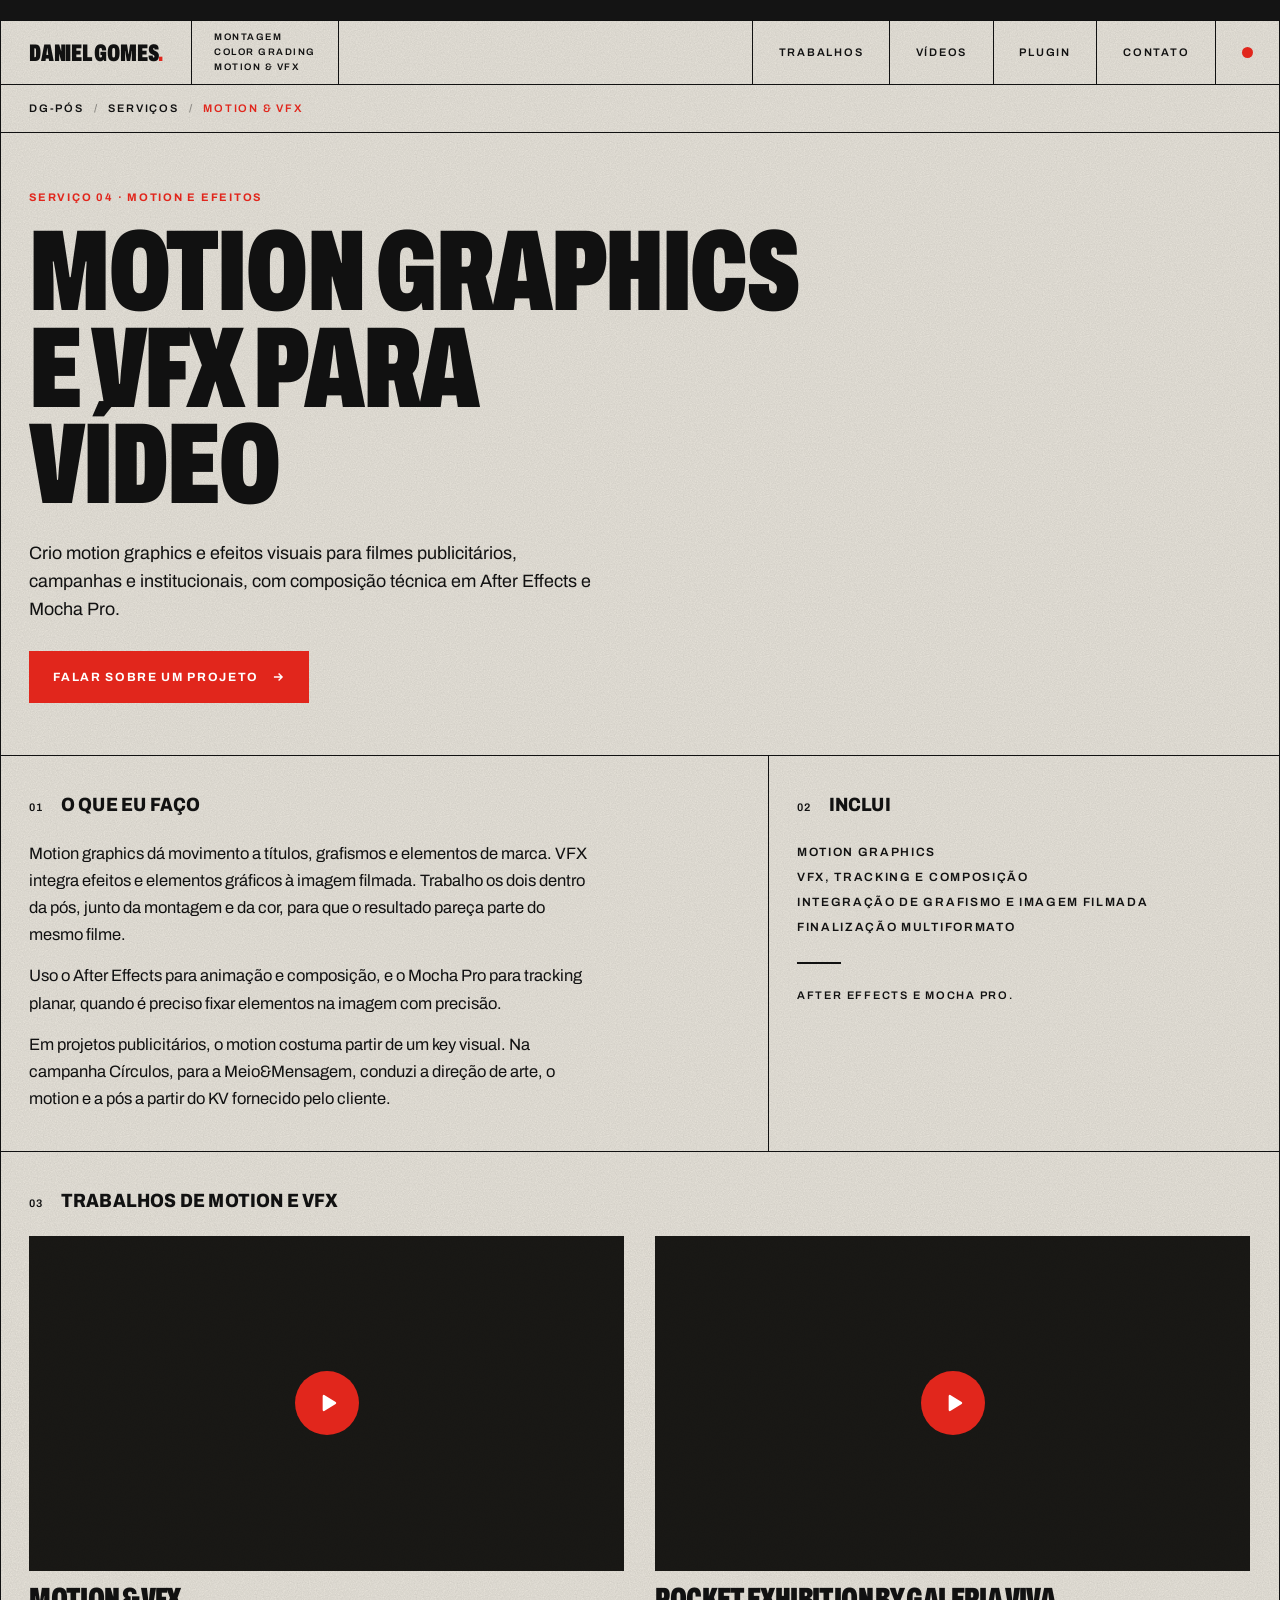
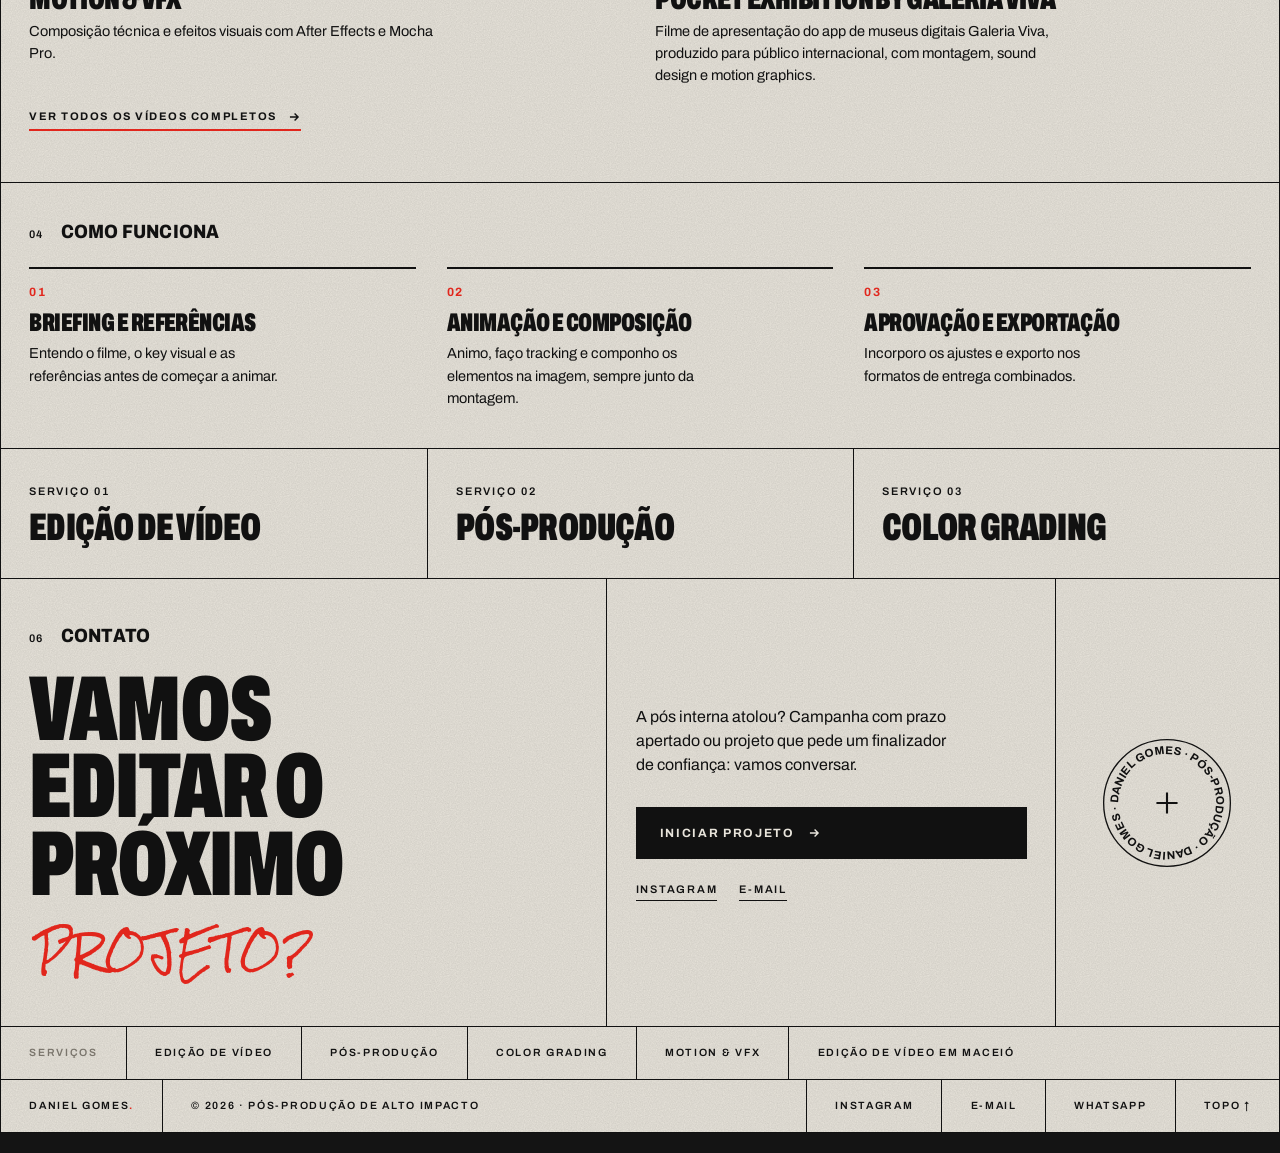
<file: motion-vfx/index.html>
<!DOCTYPE html>
<html lang="pt-BR">
<head>
<meta charset="UTF-8">
<meta name="viewport" content="width=device-width, initial-scale=1.0">
<title>Motion Graphics e VFX para Vídeo | Daniel Gomes</title>
<meta name="description" content="Motion graphics, VFX, tracking e composição em After Effects e Mocha Pro para filmes publicitários, campanhas e institucionais. 20 anos de pós.">
<meta name="robots" content="index, follow, max-image-preview:large">
<link rel="canonical" href="https://www.dgpos.com.br/motion-vfx/">
<meta name="theme-color" content="#E8E4DB">
<meta property="og:type" content="website">
<meta property="og:site_name" content="DG-PÓS">
<meta property="og:locale" content="pt_BR">
<meta property="og:url" content="https://www.dgpos.com.br/motion-vfx/">
<meta property="og:title" content="Motion Graphics e VFX para Vídeo | Daniel Gomes">
<meta property="og:description" content="Motion graphics, VFX, tracking e composição em After Effects e Mocha Pro para filmes publicitários, campanhas e institucionais. 20 anos de pós.">
<meta property="og:image" content="https://www.dgpos.com.br/assets/og-image.jpg">
<meta property="og:image:width" content="1200">
<meta property="og:image:height" content="630">
<meta property="og:image:alt" content="DG-PÓS, Daniel Gomes: editor e finalizador, 20 anos de pós.">
<meta name="twitter:card" content="summary_large_image">
<link rel="icon" href="/favicon.svg" type="image/svg+xml">
<link rel="icon" href="/favicon.ico" sizes="48x48">
<link rel="apple-touch-icon" href="/apple-touch-icon.png">

<link rel="preconnect" href="https://vimeo.com">
<link rel="preconnect" href="https://i.vimeocdn.com" crossorigin>
<link rel="dns-prefetch" href="https://player.vimeo.com">
<link rel="preconnect" href="https://fonts.googleapis.com">
<link rel="preconnect" href="https://fonts.gstatic.com" crossorigin>
<link href="https://fonts.googleapis.com/css2?family=Archivo:wdth,wght@62..125,100..900&family=Rock+Salt&display=swap" rel="stylesheet">

<script>document.documentElement.classList.add('js')</script>
<link rel="stylesheet" href="/assets/site.css">
<script type="application/ld+json">
{
  "@context": "https://schema.org",
  "@graph": [
    {
      "@type": "Service",
      "name": "Motion graphics e VFX",
      "serviceType": "Motion graphics e VFX",
      "description": "Motion graphics, VFX, tracking e composição em After Effects e Mocha Pro para filmes publicitários, campanhas e institucionais. 20 anos de pós.",
      "url": "https://www.dgpos.com.br/motion-vfx/",
      "provider": {
        "@type": "ProfessionalService",
        "name": "DG-PÓS",
        "url": "https://www.dgpos.com.br/"
      }
    },
    {
      "@type": "BreadcrumbList",
      "itemListElement": [
        {
          "@type": "ListItem",
          "position": 1,
          "name": "DG-PÓS",
          "item": "https://www.dgpos.com.br/"
        },
        {
          "@type": "ListItem",
          "position": 2,
          "name": "Motion graphics e VFX",
          "item": "https://www.dgpos.com.br/motion-vfx/"
        }
      ]
    }
  ]
}
</script>
</head>
<body>
<div id="progress" aria-hidden="true"></div>

<div class="sheet">

  <header class="hdr">
    <a href="/" class="brand" aria-label="Daniel Gomes, início">Daniel Gomes<b>.</b></a>
    <div class="hdr-desc" aria-hidden="true"><span>Montagem</span><span>Color grading</span><span>Motion &amp; VFX</span></div>
    <div class="hdr-sp"></div>
    <nav class="dn" aria-label="Principal">
      <ul class="nav">
        <li><a href="/#trabalhos">Trabalhos</a></li>
        <li><a href="/#videos">Vídeos</a></li>
        <li><a href="/#plugin">Plugin</a></li>
        <li><a href="/#contato">Contato</a></li>
      </ul>
    </nav>
    <div class="hdr-dot" aria-hidden="true"><span></span></div>
    <button class="menu-btn" id="menu-btn" type="button" aria-label="Abrir menu" aria-expanded="false" aria-controls="mnav">
      <svg class="ic-menu" width="24" height="24" viewBox="0 0 24 24" fill="none" stroke="currentColor" stroke-width="2" aria-hidden="true"><path d="M3 7h18M3 12h18M3 17h18"/></svg>
      <svg class="ic-close" width="24" height="24" viewBox="0 0 24 24" fill="none" stroke="currentColor" stroke-width="2" aria-hidden="true"><path d="M6 6l12 12M18 6 6 18"/></svg>
    </button>
    <nav class="mnav" id="mnav" aria-label="Menu móvel">
      <a href="/#trabalhos">Trabalhos</a>
      <a href="/#videos">Vídeos</a>
      <a href="/#plugin">Plugin</a>
      <a href="/#contato">Contato</a>
    </nav>
  </header>

  <main id="topo">

    <nav class="crumbs lab" aria-label="Você está em">
      <a href="/">DG-PÓS</a><span class="sep" aria-hidden="true">/</span><span>Serviços</span><span class="sep" aria-hidden="true">/</span><span aria-current="page">Motion &amp; VFX</span>
    </nav>

    <section class="sp-hero">
      <span class="lab eyebrow">Serviço 04 · Motion e efeitos</span>
      <h1 class="disp">Motion graphics<br>e VFX para<br>vídeo</h1>
      <p class="lead">Crio motion graphics e efeitos visuais para filmes publicitários, campanhas e institucionais, com composição técnica em After Effects e Mocha Pro.</p>
      <a class="btn" href="https://wa.me/message/4WTESZSDVZDMB1" target="_blank" rel="noopener noreferrer">Falar sobre um projeto <svg width="14" height="14" viewBox="0 0 24 24" fill="none" stroke="currentColor" stroke-width="2.4" aria-hidden="true"><path d="M5 12h14M13 6l6 6-6 6"/></svg></a>
    </section>

    <section class="sp-body">
      <div class="prose rv">
        <div class="sh"><span class="n">01</span><h2>O que eu faço</h2></div>
        <p>Motion graphics dá movimento a títulos, grafismos e elementos de marca. VFX integra efeitos e elementos gráficos à imagem filmada. Trabalho os dois dentro da pós, junto da montagem e da cor, para que o resultado pareça parte do mesmo filme.</p>
        <p>Uso o After Effects para animação e composição, e o Mocha Pro para tracking planar, quando é preciso fixar elementos na imagem com precisão.</p>
        <p>Em projetos publicitários, o motion costuma partir de um key visual. Na campanha Círculos, para a Meio&amp;Mensagem, conduzi a direção de arte, o motion e a pós a partir do KV fornecido pelo cliente.</p>
      </div>
      <div class="rv" style="--d:.1s">
        <div class="sh"><span class="n">02</span><h2>Inclui</h2></div>
        <ul class="svc">
          <li>Motion graphics</li>
          <li>VFX, tracking e composição</li>
          <li>Integração de grafismo e imagem filmada</li>
          <li>Finalização multiformato</li>
        </ul>
        <span class="dash"></span>
        <p class="lab">After Effects e Mocha Pro.</p>
      </div>
    </section>

    <section class="sp-cases">
      <div class="sh rv"><span class="n">03</span><h2>Trabalhos de motion e VFX</h2></div>
      <div class="cases-grid">
        <article class="case rv">
          <div class="vf" data-vimeo="1158514099" data-hash="" data-title="Motion &amp; VFX"></div>
          <h3 class="disp">Motion &amp; VFX</h3>
          <p>Composição técnica e efeitos visuais com After Effects e Mocha Pro.</p>
        </article>
        <article class="case rv">
          <div class="vf" data-vimeo="1238498074" data-hash="" data-title="Pocket Exhibition by Galeria Viva"></div>
          <h3 class="disp">Pocket Exhibition by Galeria Viva</h3>
          <p>Filme de apresentação do app de museus digitais Galeria Viva, produzido para público internacional, com montagem, sound design e motion graphics.</p>
        </article>
      </div>
      <a class="lnk" href="/#videos">Ver todos os vídeos completos <svg width="14" height="14" viewBox="0 0 24 24" fill="none" stroke="currentColor" stroke-width="2.4" aria-hidden="true"><path d="M5 12h14M13 6l6 6-6 6"/></svg></a>
    </section>

    <section class="sp-steps">
      <div class="sh rv"><span class="n">04</span><h2>Como funciona</h2></div>
      <ol class="steps rv">
          <li><h3 class="disp">Briefing e referências</h3><p>Entendo o filme, o key visual e as referências antes de começar a animar.</p></li>
          <li><h3 class="disp">Animação e composição</h3><p>Animo, faço tracking e componho os elementos na imagem, sempre junto da montagem.</p></li>
          <li><h3 class="disp">Aprovação e exportação</h3><p>Incorporo os ajustes e exporto nos formatos de entrega combinados.</p></li>
      </ol>
    </section>

    <nav class="others" aria-label="Outros serviços">
      <a href="/edicao-de-video/"><span class="lab">Serviço 01</span><span class="disp">Edição de vídeo</span></a>
      <a href="/pos-producao/"><span class="lab">Serviço 02</span><span class="disp">Pós-produção</span></a>
      <a href="/color-grading/"><span class="lab">Serviço 03</span><span class="disp">Color grading</span></a>
    </nav>

    <section class="cta" id="contato">
      <div class="ttl rv">
        <div class="sh"><span class="n">06</span><h2>Contato</h2></div>
        <h2 class="disp" aria-label="Vamos editar o próximo projeto?">Vamos<br>editar o<br>próximo<span class="hand wr">projeto?</span></h2>
      </div>
      <div class="mid rv" style="--d:.1s">
        <p>A pós interna atolou? Campanha com prazo apertado ou projeto que pede um finalizador de confiança: vamos conversar.</p>
        <a class="btn dark" href="https://wa.me/message/4WTESZSDVZDMB1" target="_blank" rel="noopener noreferrer"><span>Iniciar projeto</span> <svg width="14" height="14" viewBox="0 0 24 24" fill="none" stroke="currentColor" stroke-width="2.4" aria-hidden="true"><path d="M5 12h14M13 6l6 6-6 6"/></svg></a>
        <div class="socials">
          <a href="https://www.instagram.com/danielamgomesssss?igsh=cG94YjZmZ2xlbDVi&amp;utm_source=qr" target="_blank" rel="noopener noreferrer">Instagram</a>
          <a href="mailto:antunes.daniell@gmail.com">E-mail</a>
        </div>
      </div>
      <div class="seal rv" style="--d:.2s">
        <svg class="stamp line" viewBox="0 0 100 100" aria-hidden="true">
          <circle class="disc" cx="50" cy="50" r="48"/>
          <g class="ring">
            <path id="c-cta" d="M50,50 m-37,0 a37,37 0 1,1 74,0 a37,37 0 1,1 -74,0" fill="none"/>
            <text><textPath href="#c-cta" textLength="230" lengthAdjust="spacing">DANIEL GOMES · PÓS-PRODUÇÃO · DANIEL GOMES · </textPath></text>
          </g>
          <path class="ico" d="M50 42v16M42 50h16"/>
        </svg>
      </div>
    </section>
  </main>

  <nav class="ftr ftr-svc" aria-label="Serviços">
    <span class="lbl">Serviços</span>
    <a href="/edicao-de-video/">Edição de vídeo</a>
    <a href="/pos-producao/">Pós-produção</a>
    <a href="/color-grading/">Color grading</a>
    <a href="/motion-vfx/">Motion &amp; VFX</a>
    <a href="/edicao-de-video-maceio/">Edição de vídeo em Maceió</a>
  </nav>

  <footer class="ftr">
    <span>Daniel Gomes<b style="color:var(--red)">.</b></span>
    <span class="grow">© 2026 · Pós-produção de alto impacto</span>
    <a href="https://www.instagram.com/danielamgomesssss?igsh=cG94YjZmZ2xlbDVi&amp;utm_source=qr" target="_blank" rel="noopener noreferrer">Instagram</a>
    <a href="mailto:antunes.daniell@gmail.com">E-mail</a>
    <a href="https://wa.me/message/4WTESZSDVZDMB1" target="_blank" rel="noopener noreferrer">WhatsApp</a>
    <a href="#topo">Topo ↑</a>
  </footer>
</div>

<script src="/assets/page.js" defer></script>
</body>
</html>
</file>
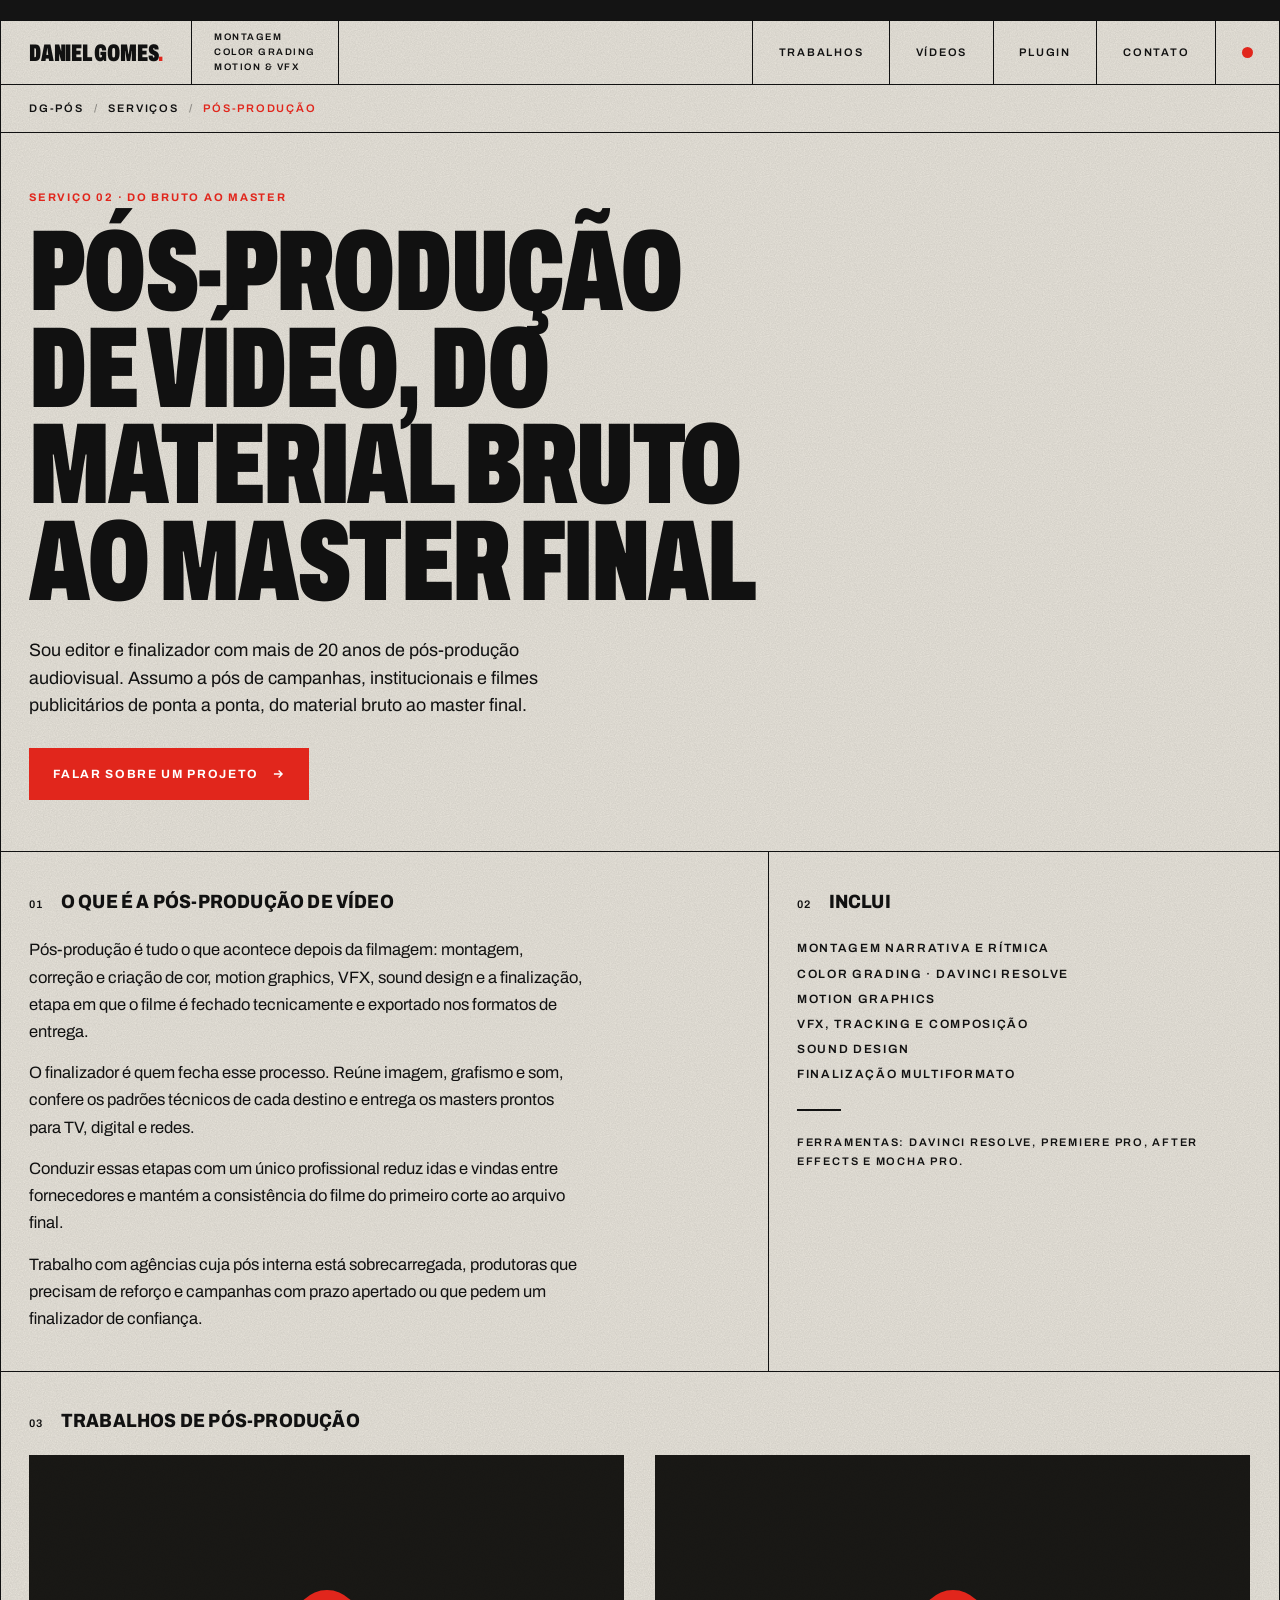
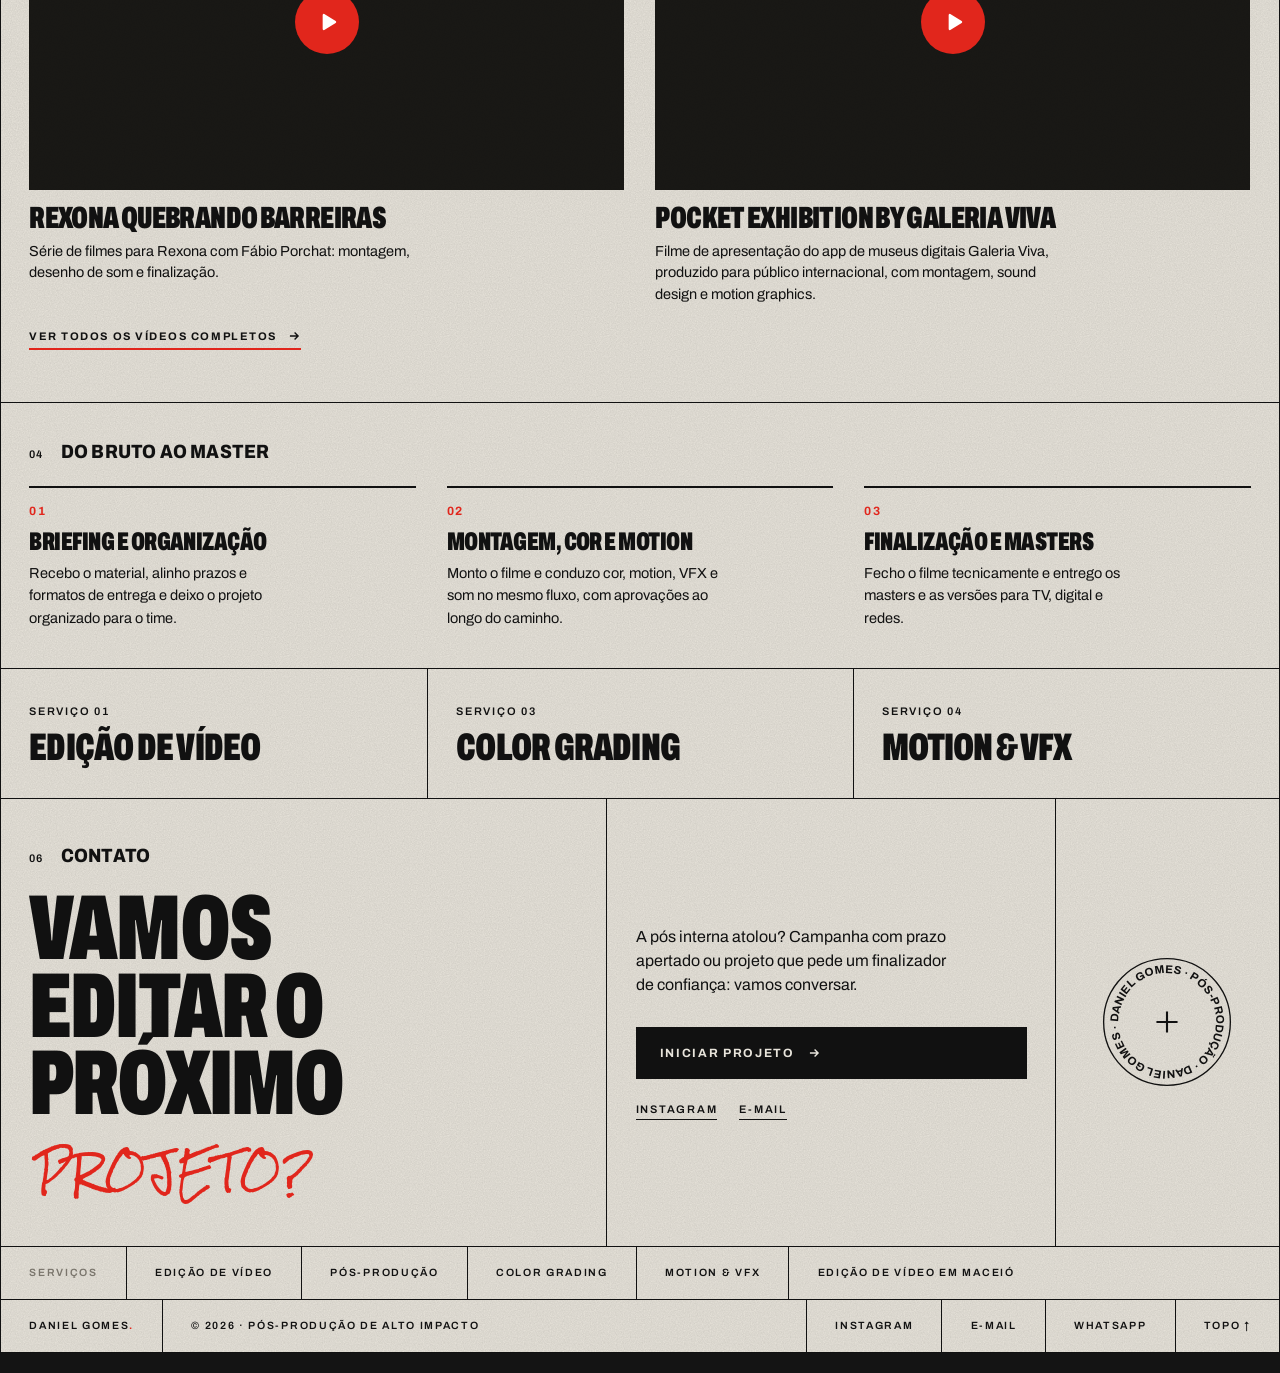
<file: pos-producao/index.html>
<!DOCTYPE html>
<html lang="pt-BR">
<head>
<meta charset="UTF-8">
<meta name="viewport" content="width=device-width, initial-scale=1.0">
<title>Pós-Produção de Vídeo | Daniel Gomes</title>
<meta name="description" content="Pós-produção de vídeo do material bruto ao master final: montagem, cor, motion, VFX, som e finalização para campanhas, institucionais e filmes publicitários.">
<meta name="robots" content="index, follow, max-image-preview:large">
<link rel="canonical" href="https://www.dgpos.com.br/pos-producao/">
<meta name="theme-color" content="#E8E4DB">
<meta property="og:type" content="website">
<meta property="og:site_name" content="DG-PÓS">
<meta property="og:locale" content="pt_BR">
<meta property="og:url" content="https://www.dgpos.com.br/pos-producao/">
<meta property="og:title" content="Pós-Produção de Vídeo | Daniel Gomes">
<meta property="og:description" content="Pós-produção de vídeo do material bruto ao master final: montagem, cor, motion, VFX, som e finalização para campanhas, institucionais e filmes publicitários.">
<meta property="og:image" content="https://www.dgpos.com.br/assets/og-image.jpg">
<meta property="og:image:width" content="1200">
<meta property="og:image:height" content="630">
<meta property="og:image:alt" content="DG-PÓS, Daniel Gomes: editor e finalizador, 20 anos de pós.">
<meta name="twitter:card" content="summary_large_image">
<link rel="icon" href="/favicon.svg" type="image/svg+xml">
<link rel="icon" href="/favicon.ico" sizes="48x48">
<link rel="apple-touch-icon" href="/apple-touch-icon.png">

<link rel="preconnect" href="https://vimeo.com">
<link rel="preconnect" href="https://i.vimeocdn.com" crossorigin>
<link rel="dns-prefetch" href="https://player.vimeo.com">
<link rel="preconnect" href="https://fonts.googleapis.com">
<link rel="preconnect" href="https://fonts.gstatic.com" crossorigin>
<link href="https://fonts.googleapis.com/css2?family=Archivo:wdth,wght@62..125,100..900&family=Rock+Salt&display=swap" rel="stylesheet">

<script>document.documentElement.classList.add('js')</script>
<link rel="stylesheet" href="/assets/site.css">
<script type="application/ld+json">
{
  "@context": "https://schema.org",
  "@graph": [
    {
      "@type": "Service",
      "name": "Pós-produção de vídeo",
      "serviceType": "Pós-produção de vídeo",
      "description": "Pós-produção de vídeo do material bruto ao master final: montagem, cor, motion, VFX, som e finalização para campanhas, institucionais e filmes publicitários.",
      "url": "https://www.dgpos.com.br/pos-producao/",
      "provider": {
        "@type": "ProfessionalService",
        "name": "DG-PÓS",
        "url": "https://www.dgpos.com.br/"
      }
    },
    {
      "@type": "BreadcrumbList",
      "itemListElement": [
        {
          "@type": "ListItem",
          "position": 1,
          "name": "DG-PÓS",
          "item": "https://www.dgpos.com.br/"
        },
        {
          "@type": "ListItem",
          "position": 2,
          "name": "Pós-produção de vídeo",
          "item": "https://www.dgpos.com.br/pos-producao/"
        }
      ]
    }
  ]
}
</script>
</head>
<body>
<div id="progress" aria-hidden="true"></div>

<div class="sheet">

  <header class="hdr">
    <a href="/" class="brand" aria-label="Daniel Gomes, início">Daniel Gomes<b>.</b></a>
    <div class="hdr-desc" aria-hidden="true"><span>Montagem</span><span>Color grading</span><span>Motion &amp; VFX</span></div>
    <div class="hdr-sp"></div>
    <nav class="dn" aria-label="Principal">
      <ul class="nav">
        <li><a href="/#trabalhos">Trabalhos</a></li>
        <li><a href="/#videos">Vídeos</a></li>
        <li><a href="/#plugin">Plugin</a></li>
        <li><a href="/#contato">Contato</a></li>
      </ul>
    </nav>
    <div class="hdr-dot" aria-hidden="true"><span></span></div>
    <button class="menu-btn" id="menu-btn" type="button" aria-label="Abrir menu" aria-expanded="false" aria-controls="mnav">
      <svg class="ic-menu" width="24" height="24" viewBox="0 0 24 24" fill="none" stroke="currentColor" stroke-width="2" aria-hidden="true"><path d="M3 7h18M3 12h18M3 17h18"/></svg>
      <svg class="ic-close" width="24" height="24" viewBox="0 0 24 24" fill="none" stroke="currentColor" stroke-width="2" aria-hidden="true"><path d="M6 6l12 12M18 6 6 18"/></svg>
    </button>
    <nav class="mnav" id="mnav" aria-label="Menu móvel">
      <a href="/#trabalhos">Trabalhos</a>
      <a href="/#videos">Vídeos</a>
      <a href="/#plugin">Plugin</a>
      <a href="/#contato">Contato</a>
    </nav>
  </header>

  <main id="topo">

    <nav class="crumbs lab" aria-label="Você está em">
      <a href="/">DG-PÓS</a><span class="sep" aria-hidden="true">/</span><span>Serviços</span><span class="sep" aria-hidden="true">/</span><span aria-current="page">Pós-produção</span>
    </nav>

    <section class="sp-hero">
      <span class="lab eyebrow">Serviço 02 · Do bruto ao master</span>
      <h1 class="disp">Pós-produção<br>de vídeo, do<br>material bruto<br>ao master final</h1>
      <p class="lead">Sou editor e finalizador com mais de 20 anos de pós-produção audiovisual. Assumo a pós de campanhas, institucionais e filmes publicitários de ponta a ponta, do material bruto ao master final.</p>
      <a class="btn" href="https://wa.me/message/4WTESZSDVZDMB1" target="_blank" rel="noopener noreferrer">Falar sobre um projeto <svg width="14" height="14" viewBox="0 0 24 24" fill="none" stroke="currentColor" stroke-width="2.4" aria-hidden="true"><path d="M5 12h14M13 6l6 6-6 6"/></svg></a>
    </section>

    <section class="sp-body">
      <div class="prose rv">
        <div class="sh"><span class="n">01</span><h2>O que é a pós-produção de vídeo</h2></div>
        <p>Pós-produção é tudo o que acontece depois da filmagem: montagem, correção e criação de cor, motion graphics, VFX, sound design e a finalização, etapa em que o filme é fechado tecnicamente e exportado nos formatos de entrega.</p>
        <p>O finalizador é quem fecha esse processo. Reúne imagem, grafismo e som, confere os padrões técnicos de cada destino e entrega os masters prontos para TV, digital e redes.</p>
        <p>Conduzir essas etapas com um único profissional reduz idas e vindas entre fornecedores e mantém a consistência do filme do primeiro corte ao arquivo final.</p>
        <p>Trabalho com agências cuja pós interna está sobrecarregada, produtoras que precisam de reforço e campanhas com prazo apertado ou que pedem um finalizador de confiança.</p>
      </div>
      <div class="rv" style="--d:.1s">
        <div class="sh"><span class="n">02</span><h2>Inclui</h2></div>
        <ul class="svc">
          <li>Montagem narrativa e rítmica</li>
          <li>Color grading · DaVinci Resolve</li>
          <li>Motion graphics</li>
          <li>VFX, tracking e composição</li>
          <li>Sound design</li>
          <li>Finalização multiformato</li>
        </ul>
        <span class="dash"></span>
        <p class="lab">Ferramentas: DaVinci Resolve, Premiere Pro, After Effects e Mocha Pro.</p>
      </div>
    </section>

    <section class="sp-cases">
      <div class="sh rv"><span class="n">03</span><h2>Trabalhos de pós-produção</h2></div>
      <div class="cases-grid">
        <article class="case rv">
          <div class="vf" data-vimeo="1239934439" data-hash="" data-title="Rexona Quebrando Barreiras"></div>
          <h3 class="disp">Rexona Quebrando Barreiras</h3>
          <p>Série de filmes para Rexona com Fábio Porchat: montagem, desenho de som e finalização.</p>
        </article>
        <article class="case rv">
          <div class="vf" data-vimeo="1238498074" data-hash="" data-title="Pocket Exhibition by Galeria Viva"></div>
          <h3 class="disp">Pocket Exhibition by Galeria Viva</h3>
          <p>Filme de apresentação do app de museus digitais Galeria Viva, produzido para público internacional, com montagem, sound design e motion graphics.</p>
        </article>
      </div>
      <a class="lnk" href="/#videos">Ver todos os vídeos completos <svg width="14" height="14" viewBox="0 0 24 24" fill="none" stroke="currentColor" stroke-width="2.4" aria-hidden="true"><path d="M5 12h14M13 6l6 6-6 6"/></svg></a>
    </section>

    <section class="sp-steps">
      <div class="sh rv"><span class="n">04</span><h2>Do bruto ao master</h2></div>
      <ol class="steps rv">
          <li><h3 class="disp">Briefing e organização</h3><p>Recebo o material, alinho prazos e formatos de entrega e deixo o projeto organizado para o time.</p></li>
          <li><h3 class="disp">Montagem, cor e motion</h3><p>Monto o filme e conduzo cor, motion, VFX e som no mesmo fluxo, com aprovações ao longo do caminho.</p></li>
          <li><h3 class="disp">Finalização e masters</h3><p>Fecho o filme tecnicamente e entrego os masters e as versões para TV, digital e redes.</p></li>
      </ol>
    </section>

    <nav class="others" aria-label="Outros serviços">
      <a href="/edicao-de-video/"><span class="lab">Serviço 01</span><span class="disp">Edição de vídeo</span></a>
      <a href="/color-grading/"><span class="lab">Serviço 03</span><span class="disp">Color grading</span></a>
      <a href="/motion-vfx/"><span class="lab">Serviço 04</span><span class="disp">Motion &amp; VFX</span></a>
    </nav>

    <section class="cta" id="contato">
      <div class="ttl rv">
        <div class="sh"><span class="n">06</span><h2>Contato</h2></div>
        <h2 class="disp" aria-label="Vamos editar o próximo projeto?">Vamos<br>editar o<br>próximo<span class="hand wr">projeto?</span></h2>
      </div>
      <div class="mid rv" style="--d:.1s">
        <p>A pós interna atolou? Campanha com prazo apertado ou projeto que pede um finalizador de confiança: vamos conversar.</p>
        <a class="btn dark" href="https://wa.me/message/4WTESZSDVZDMB1" target="_blank" rel="noopener noreferrer"><span>Iniciar projeto</span> <svg width="14" height="14" viewBox="0 0 24 24" fill="none" stroke="currentColor" stroke-width="2.4" aria-hidden="true"><path d="M5 12h14M13 6l6 6-6 6"/></svg></a>
        <div class="socials">
          <a href="https://www.instagram.com/danielamgomesssss?igsh=cG94YjZmZ2xlbDVi&amp;utm_source=qr" target="_blank" rel="noopener noreferrer">Instagram</a>
          <a href="mailto:antunes.daniell@gmail.com">E-mail</a>
        </div>
      </div>
      <div class="seal rv" style="--d:.2s">
        <svg class="stamp line" viewBox="0 0 100 100" aria-hidden="true">
          <circle class="disc" cx="50" cy="50" r="48"/>
          <g class="ring">
            <path id="c-cta" d="M50,50 m-37,0 a37,37 0 1,1 74,0 a37,37 0 1,1 -74,0" fill="none"/>
            <text><textPath href="#c-cta" textLength="230" lengthAdjust="spacing">DANIEL GOMES · PÓS-PRODUÇÃO · DANIEL GOMES · </textPath></text>
          </g>
          <path class="ico" d="M50 42v16M42 50h16"/>
        </svg>
      </div>
    </section>
  </main>

  <nav class="ftr ftr-svc" aria-label="Serviços">
    <span class="lbl">Serviços</span>
    <a href="/edicao-de-video/">Edição de vídeo</a>
    <a href="/pos-producao/">Pós-produção</a>
    <a href="/color-grading/">Color grading</a>
    <a href="/motion-vfx/">Motion &amp; VFX</a>
    <a href="/edicao-de-video-maceio/">Edição de vídeo em Maceió</a>
  </nav>

  <footer class="ftr">
    <span>Daniel Gomes<b style="color:var(--red)">.</b></span>
    <span class="grow">© 2026 · Pós-produção de alto impacto</span>
    <a href="https://www.instagram.com/danielamgomesssss?igsh=cG94YjZmZ2xlbDVi&amp;utm_source=qr" target="_blank" rel="noopener noreferrer">Instagram</a>
    <a href="mailto:antunes.daniell@gmail.com">E-mail</a>
    <a href="https://wa.me/message/4WTESZSDVZDMB1" target="_blank" rel="noopener noreferrer">WhatsApp</a>
    <a href="#topo">Topo ↑</a>
  </footer>
</div>

<script src="/assets/page.js" defer></script>
</body>
</html>
</file>
<file: assets/site.css>
:root{
  --paper:#E8E4DB; --paper-2:#DDD8CC; --note:#F3EFE6;
  --ink:#111111; --red:#E1261C; --outer:#141414;
  --rule:1px solid var(--ink);
  --pad:clamp(16px,2.2vw,32px);
  --sans:'Archivo',ui-sans-serif,system-ui,-apple-system,'Segoe UI',sans-serif;
  --hand:'Rock Salt','Segoe Print','Bradley Hand',cursive;
  --tex:url("data:image/svg+xml;utf8,%3Csvg xmlns='http://www.w3.org/2000/svg' width='160' height='160'%3E%3Cfilter id='n'%3E%3CfeTurbulence type='fractalNoise' baseFrequency='.85' numOctaves='3' stitchTiles='stitch'/%3E%3CfeColorMatrix values='0 0 0 0 0 0 0 0 0 0 0 0 0 0 0 0 0 0 .11 0'/%3E%3C/filter%3E%3Crect width='100%25' height='100%25' filter='url(%23n)'/%3E%3C/svg%3E");
  --ease:cubic-bezier(.2,.8,.2,1);
}
*{box-sizing:border-box}
html{scroll-behavior:smooth;-webkit-text-size-adjust:100%}
body{margin:0;background:var(--outer);color:var(--ink);font-family:var(--sans);font-size:16px;line-height:1.5;-webkit-font-smoothing:antialiased}
a{color:inherit;text-decoration:none}
img{display:block;max-width:100%}
p{margin:0}
::selection{background:var(--red);color:#fff}
:focus-visible{outline:2px solid var(--red);outline-offset:3px}

/* ---------- Folha ---------- */
.sheet{max-width:1440px;margin:20px auto;background:var(--paper) var(--tex);overflow-x:clip;border:var(--rule)}
@media (max-width:700px){.sheet{margin:0;border:0}}

/* ---------- Tipos ---------- */
.disp{font-weight:900;font-stretch:62%;text-transform:uppercase;letter-spacing:-.02em;line-height:.84}
.hand{font-family:var(--hand);font-weight:400;font-stretch:100%;text-transform:uppercase;letter-spacing:0;line-height:1.05}
.lab{font-size:11px;font-weight:600;letter-spacing:.16em;text-transform:uppercase;line-height:1.7}
.sh{display:flex;align-items:baseline;gap:18px;margin:0 0 24px}
.sh .n{font-size:11px;font-weight:600;letter-spacing:.08em}
.sh h2{margin:0;font-size:clamp(18px,1.5vw,22px);font-weight:800;font-stretch:88%;text-transform:uppercase;letter-spacing:.01em;line-height:1.1}
.dash{display:block;width:44px;border-top:2px solid var(--ink);margin:22px 0}

/* ---------- Barra de progresso ---------- */
#progress{position:fixed;top:0;left:0;right:0;height:3px;z-index:80;background:var(--red);transform-origin:left;transform:scaleX(0)}

/* ---------- Cabeçalho ---------- */
.hdr{position:sticky;top:0;z-index:60;display:flex;align-items:stretch;height:64px;border-bottom:var(--rule);background:var(--paper) var(--tex)}
.brand{display:flex;align-items:center;padding:0 var(--pad);border-right:var(--rule);font-weight:900;font-stretch:62%;font-size:24px;letter-spacing:-.01em;text-transform:uppercase;line-height:1;white-space:nowrap}
.brand b{color:var(--red);font-weight:900}
.hdr-desc{display:flex;flex-direction:column;justify-content:center;padding:0 22px;border-right:var(--rule);font-size:9.5px;font-weight:600;letter-spacing:.16em;text-transform:uppercase;line-height:1.55}
.hdr-sp{flex:1}
.hdr>nav.dn{display:flex}
.nav{display:flex;margin:0;padding:0;list-style:none}
.nav li{display:flex}
.nav a{display:flex;align-items:center;height:100%;padding:0 clamp(16px,2vw,30px);border-left:var(--rule);font-size:11px;font-weight:600;letter-spacing:.16em;text-transform:uppercase;transition:background-color .25s,color .25s}
.nav a:hover{background:var(--ink);color:var(--paper)}
.hdr-dot{display:grid;place-items:center;width:64px;border-left:var(--rule)}
.lang{display:flex;align-items:center;gap:3px;padding:0 16px;border-left:var(--rule);font-size:11px;font-weight:700;letter-spacing:.14em}
.lang span{color:#a29d93}
.lang button{font:inherit;letter-spacing:inherit;background:none;border:0;border-bottom:2px solid transparent;padding:5px 3px 3px;color:#8d887f;cursor:pointer;transition:color .2s,border-color .2s}
.lang button:hover{color:var(--ink)}
.lang button[aria-pressed="true"]{color:var(--ink);border-bottom-color:var(--red)}
.hdr-dot span{width:11px;height:11px;border-radius:50%;background:var(--red);animation:blink 2.4s ease-in-out infinite}
@keyframes blink{50%{opacity:.25}}
.menu-btn{display:none;align-items:center;justify-content:center;width:64px;border:0;border-left:var(--rule);background:transparent;color:var(--ink);cursor:pointer;padding:0}
.mnav{display:none}
.menu-btn .ic-close{display:none}
.menu-btn[aria-expanded="true"] .ic-menu{display:none}
.menu-btn[aria-expanded="true"] .ic-close{display:block}
@media (max-width:900px){
  .hdr-desc,.hdr>nav.dn,.hdr-dot{display:none}
  .menu-btn{display:flex}
  .mnav{position:absolute;left:0;right:0;top:64px;background:var(--paper) var(--tex);border-bottom:var(--rule);flex-direction:column}
  .mnav.open{display:flex}
  .mnav a{padding:14px var(--pad);border-top:var(--rule);font-weight:900;font-stretch:62%;font-size:40px;line-height:1;text-transform:uppercase}
  .mnav a:first-child{border-top:0}
}

/* ---------- Hero ---------- */
.hero{border-bottom:var(--rule)}
.wm{margin:0;padding:clamp(14px,1.6vw,24px) var(--pad) 0;font-size:12.4vw;white-space:nowrap;line-height:.8}
.wm-in{display:inline-block}
.wm{font-stretch:100%;letter-spacing:-.03em}
.wm .w{display:inline-block;overflow:hidden;vertical-align:top;padding:.13em 0 .02em}
.wm .wd{color:var(--red)}
.wm .l{display:inline-block}
.js .wm .l{transform:translateY(108%);animation:rise 1s var(--ease) forwards;animation-delay:calc(var(--i) * 45ms + 120ms)}
@keyframes rise{to{transform:none}}

.hero-grid{display:grid;grid-template-columns:minmax(0,1fr) minmax(0,2.4fr) minmax(0,1fr);column-gap:clamp(16px,2.4vw,36px);padding:clamp(20px,2.4vw,34px) var(--pad) clamp(26px,3vw,44px)}
.hero-l,.hero-r{display:flex;flex-direction:column}
.tag{font-size:clamp(24px,2.3vw,34px)}
.hero-l .stamp{margin-top:auto}
.hero-r{align-items:flex-end;text-align:right}
.hero-r .bottom{margin-top:auto}
.hero-r p{font-size:13px;line-height:1.55;font-weight:600;letter-spacing:.06em;text-transform:uppercase;max-width:24ch}
.hero-r .dash{margin-left:auto}
.reel-cap{display:flex;justify-content:space-between;gap:16px;margin-top:12px}

.note{position:relative;background:var(--note) var(--tex);padding:26px 18px 18px;rotate:6deg;width:min(100%,170px);margin:4px 6px 0 0}
.note .hand{font-size:17px;line-height:1.35;display:block}
.tape{position:absolute;top:-11px;left:50%;width:84px;height:24px;margin-left:-42px;background:rgba(214,203,176,.78);rotate:-4deg}

.stamp{width:104px;height:104px;display:block}
.stamp .ring{transform-box:view-box;transform-origin:50% 50%;animation:spin 20s linear infinite}
.stamp text{font-family:var(--sans);font-size:8.6px;font-weight:700;letter-spacing:.06em}
.stamp.red .disc{fill:var(--red)}
.stamp.red text,.stamp.red .ico{fill:var(--paper)}
.stamp.line .disc{fill:none;stroke:var(--ink);stroke-width:1}
.stamp.line text{fill:var(--ink)}
.stamp.line .ico{stroke:var(--ink);stroke-width:1.6;fill:none}
@keyframes spin{to{transform:rotate(360deg)}}

@media (max-width:1000px){
  .hero-grid{grid-template-columns:minmax(0,1fr) minmax(0,1fr);row-gap:28px}
  .hero-c{grid-column:1 / -1;order:-1}
  .hero-l .stamp{margin-top:24px}
}
@media (max-width:560px){
  .hero-grid{grid-template-columns:1fr}
  .hero-r{align-items:flex-start;text-align:left}
  .hero-r .dash{margin-left:0}
  .note{position:absolute;right:var(--pad);rotate:6deg;margin:0}
  .hero-r{position:relative;min-height:150px}
  .hero-r .bottom{margin-top:0;max-width:60%}
}

/* ---------- Vídeo com miniatura ---------- */
.vf{position:relative;width:100%;aspect-ratio:16/9;background:#1a1916 var(--tex);overflow:hidden;cursor:pointer;isolation:isolate}
.vf img{position:absolute;inset:0;width:100%;height:100%;object-fit:cover;opacity:0;transition:opacity .6s,transform .9s var(--ease)}
.vf img.loaded{opacity:1}
.vf:not(.playing):hover img{transform:scale(1.04)}
.vf iframe{position:absolute;inset:0;width:100%;height:100%;border:0}
.vf-play{position:absolute;z-index:2;left:50%;top:50%;width:64px;height:64px;margin:-32px 0 0 -32px;border-radius:50%;background:var(--red);color:#fff;display:grid;place-items:center;transition:transform .4s var(--ease)}
.vf:hover .vf-play{transform:scale(1.12)}
.vf.big .vf-play{width:86px;height:86px;margin:-43px 0 0 -43px}

/* ---------- Manchete ---------- */
.stmt{display:grid;grid-template-columns:minmax(0,1.1fr) minmax(0,1.3fr) minmax(0,.3fr);grid-template-areas:"b1 s1 s1" "b2 s2 side";border-bottom:var(--rule)}
.stmt .b{font-size:clamp(54px,8.6vw,128px);padding:.12em var(--pad) .05em;border-right:var(--rule)}
.stmt .s{display:flex;align-items:center;padding:.3em var(--pad);font-size:clamp(28px,4.2vw,62px)}
.stmt .b1{grid-area:b1;border-bottom:var(--rule)}
.stmt .s1{grid-area:s1;border-bottom:var(--rule)}
.stmt .b2{grid-area:b2}
.stmt .s2{grid-area:s2}
.stmt .side{grid-area:side;border-left:var(--rule);padding:18px;display:flex;flex-direction:column;justify-content:center}
.stmt .side .dash{margin:14px 0 0;width:28px}
@media (max-width:820px){
  .stmt{grid-template-columns:1fr;grid-template-areas:"b1" "s1" "b2" "s2" "side"}
  .stmt .b{border-right:0;border-bottom:var(--rule)}
  .stmt .s2{border-bottom:var(--rule)}
  .stmt .side{border-left:0;flex-direction:row;flex-wrap:wrap;gap:4px 18px;padding:16px var(--pad)}
  .stmt .side .dash{display:none}
}

/* ---------- Sobre / serviços ---------- */
.about{display:grid;grid-template-columns:minmax(0,1.25fr) minmax(0,1fr) minmax(0,1fr);border-bottom:var(--rule)}
.about>div{padding:clamp(26px,3vw,46px) var(--pad)}
.about>div+div{border-left:var(--rule)}
.about .txt p{max-width:46ch;font-size:16px}
.photo{display:grid;place-items:center}
.photo figure{position:relative;margin:0;width:min(100%,300px);rotate:-2.5deg;background:var(--note);padding:10px 10px 0}
.photo .ph{position:relative;aspect-ratio:4/5;background:#1a1916 var(--tex);overflow:hidden}
.photo img{position:absolute;inset:0;width:100%;height:100%;object-fit:cover;filter:grayscale(1) contrast(1.1);opacity:0;transition:opacity .8s}
.photo img.loaded{opacity:1}
.photo figcaption{font-size:10px;font-weight:600;letter-spacing:.14em;text-transform:uppercase;padding:10px 2px 12px}
.svc{list-style:none;margin:0;padding:0}
.svc li{font-size:12px;font-weight:600;letter-spacing:.14em;text-transform:uppercase;line-height:2.1}
@media (max-width:1000px){
  .about{grid-template-columns:1fr 1fr}
  .about .txt{grid-column:1 / -1}
  .about>div+div{border-left:0}
  .about .photo,.about .svcs{border-top:var(--rule)}
  .about .svcs{border-left:var(--rule) !important}
}
@media (max-width:560px){
  .about{grid-template-columns:1fr}
  .about .svcs{border-left:0 !important}
}

/* ---------- Trabalhos ---------- */
.works{padding:clamp(26px,3vw,44px) var(--pad) clamp(34px,4vw,60px);border-bottom:var(--rule)}
.works-top{display:flex;justify-content:space-between;align-items:baseline;gap:12px 16px;flex-wrap:wrap;margin-bottom:26px}
.works-top .sh{margin:0}
.more{display:inline-flex;align-items:center;gap:10px;font-size:11px;font-weight:600;letter-spacing:.16em;text-transform:uppercase}
.more svg,.btn svg,.lnk svg{transition:transform .4s var(--ease)}
.more:hover svg,.btn:hover svg,.lnk:hover svg{transform:translateX(5px)}
.works-grid{display:grid;grid-template-columns:repeat(4,minmax(0,1fr));gap:clamp(14px,1.6vw,24px)}
.work .meta{display:flex;justify-content:space-between;margin-top:12px}
.work h3{margin:2px 0 0;font-size:clamp(22px,1.9vw,28px);line-height:.92}
.work p{margin-top:8px;font-size:13.5px;line-height:1.45;max-width:36ch}
@media (max-width:1000px){.works-grid{grid-template-columns:repeat(2,minmax(0,1fr));row-gap:34px}}
@media (max-width:560px){.works-grid{grid-template-columns:1fr}}

/* ---------- Vídeos completos ---------- */
.videos{border-bottom:var(--rule)}
.videos-head{display:flex;justify-content:space-between;align-items:baseline;gap:16px 40px;flex-wrap:wrap;padding:clamp(26px,3vw,44px) var(--pad) clamp(18px,2vw,26px);border-bottom:var(--rule)}
.videos-head .sh{margin:0}
.videos-head p{max-width:44ch;font-size:15px}
.fv{display:grid;grid-template-columns:minmax(0,1.9fr) minmax(0,1fr);border-bottom:var(--rule)}
.fv:last-child{border-bottom:0}
.fv .media,.fv .txt{padding:clamp(18px,2.2vw,32px) var(--pad)}
.fv .media{border-right:var(--rule)}
.fv .txt{display:flex;flex-direction:column}
.fv.alt{grid-template-columns:minmax(0,1fr) minmax(0,1.9fr)}
.fv.alt .media{order:2;border-right:0;border-left:var(--rule)}
.fv .no{color:var(--red);font-size:12px;font-weight:700;letter-spacing:.14em}
.fv h3{margin:12px 0 18px;font-size:clamp(32px,3.3vw,52px);line-height:.88}
.fv p{font-size:15.5px;max-width:46ch}
.lnk{display:inline-flex;align-items:center;gap:10px;margin-top:22px;font-size:11px;font-weight:700;letter-spacing:.14em;text-transform:uppercase;border-bottom:2px solid var(--red);padding-bottom:4px;align-self:flex-start}
@media (max-width:820px){
  .fv,.fv.alt{grid-template-columns:1fr}
  .fv .media,.fv.alt .media{order:0;border:0;padding-bottom:0}
}

/* ---------- Plugin ---------- */
.plugin{display:grid;grid-template-columns:minmax(0,1.4fr) minmax(0,1fr);background:var(--ink);color:var(--paper);border-bottom:var(--rule)}
.plugin .l{padding:clamp(30px,4vw,64px) var(--pad);border-right:1px solid rgba(232,228,219,.28)}
.plugin .sh .n,.plugin .sh h2{color:var(--paper)}
.plugin h3{margin:6px 0 26px;font-size:clamp(58px,8vw,128px);line-height:.8}
.plugin p{max-width:50ch;font-size:16px}
.plugin p+p{margin-top:12px;opacity:.82}
.plugin .r{display:grid;place-items:center;padding:clamp(40px,4vw,64px) var(--pad)}
.card{position:relative;width:min(100%,360px);background:var(--note) var(--tex);color:var(--ink);padding:30px 26px 24px;rotate:3deg}
.card .name{font-size:clamp(34px,3vw,44px);line-height:.88;margin:10px 0 18px}
.card dl{margin:0}
.card dl div{display:flex;justify-content:space-between;gap:12px;padding:9px 0;border-top:var(--rule);font-size:12.5px}
.card dt{font-weight:700;letter-spacing:.1em;text-transform:uppercase;font-size:10.5px;padding-top:2px}
.card dd{margin:0;text-align:right}
.btn{display:inline-flex;align-items:center;gap:12px;margin-top:30px;padding:17px 24px;background:var(--red);color:#fff;font-size:12px;font-weight:700;letter-spacing:.14em;text-transform:uppercase;transition:background-color .25s,color .25s}
.btn:hover{background:var(--paper);color:var(--ink)}
.btn.dark{background:var(--ink);color:var(--paper)}
.btn.dark:hover{background:var(--red);color:#fff}
@media (max-width:820px){
  .plugin{grid-template-columns:1fr}
  .plugin .l{border-right:0;border-bottom:1px solid rgba(232,228,219,.28)}
}

/* ---------- Ferramentas ---------- */
.tools{overflow:hidden;border-bottom:var(--rule);padding:16px 0}
.track{display:flex;width:max-content;animation:mq 34s linear infinite}
.tools:hover .track{animation-play-state:paused}
.track span{font-size:clamp(30px,3.2vw,46px);padding:0 .45em;white-space:nowrap}
.track .st{color:var(--red)}
.track .ai{color:transparent;-webkit-text-stroke:1.5px var(--ink)}
.track .tg{align-self:center;font-size:clamp(11px,1vw,14px);font-stretch:100%;font-weight:800;letter-spacing:.18em;padding:.45em .7em;margin:0 .6em 0 .2em;background:var(--red);color:#fff;line-height:1}
@keyframes mq{to{transform:translateX(-50%)}}

/* ---------- Contato ---------- */
.cta{display:grid;grid-template-columns:minmax(0,1.35fr) minmax(0,1fr) minmax(0,.5fr);border-bottom:var(--rule)}
.cta>div{padding:clamp(30px,3.6vw,56px) var(--pad)}
.cta>div+div{border-left:var(--rule)}
.cta .ttl>h2{margin:0;font-size:clamp(56px,7.2vw,112px)}
.cta .ttl>h2 .hand{font-size:.42em;display:inline-block;margin-left:.15em;vertical-align:.1em;color:var(--red)}
.cta .mid{display:flex;flex-direction:column;justify-content:center}
.cta .mid p{max-width:36ch;font-size:16px}
.cta .socials{display:flex;gap:22px;margin-top:22px}
.cta .socials a{font-size:11px;font-weight:600;letter-spacing:.16em;text-transform:uppercase;border-bottom:1px solid var(--ink);padding-bottom:2px}
.cta .socials a:hover{color:var(--red);border-color:var(--red)}
.cta .seal{display:grid;place-items:center}
.cta .seal .stamp{width:132px;height:132px}
@media (max-width:1000px){
  .cta{grid-template-columns:1fr 1fr}
  .cta .ttl{grid-column:1 / -1}
  .cta>div+div{border-left:0;border-top:var(--rule)}
  .cta .seal{border-left:var(--rule) !important}
}
@media (max-width:560px){
  .cta{grid-template-columns:1fr}
  .cta .seal{border-left:0 !important}
}

/* ---------- Rodapé ---------- */
.ftr{display:flex;flex-wrap:wrap;align-items:stretch}
.ftr>*{display:flex;align-items:center;padding:18px var(--pad);font-size:10.5px;font-weight:600;letter-spacing:.16em;text-transform:uppercase}
.ftr>*+*{border-left:var(--rule)}
.ftr .grow{flex:1}
.ftr a:hover{color:var(--red)}
@media (max-width:700px){
  .ftr>*{flex:1 1 50%;border-left:0 !important;border-top:var(--rule)}
  .ftr>*:first-child{border-top:0;flex-basis:100%}
}


/* ---------- Microinterações (só mouse, sem "reduzir movimento") ---------- */
@media (hover:hover) and (pointer:fine) and (prefers-reduced-motion:no-preference){
  .note:hover,.card:hover,.photo figure:hover{animation:sway 2.4s cubic-bezier(.45,.05,.35,1)}
  .vf{will-change:transform}
}
@keyframes sway{
  0%{transform:none}
  30%{transform:rotate(-1deg) translateY(-1.5px)}
  65%{transform:rotate(.5deg) translateY(-.5px)}
  100%{transform:none}
}

/* ---------- Revelar ao rolar ---------- */
.js .rv{opacity:0;transform:translateY(26px);transition:opacity .9s var(--ease),transform .9s var(--ease);transition-delay:var(--d,0s)}
.js .rv.in{opacity:1;transform:none}
.js .rv .hand.wr,.js .hand.wr.rv{clip-path:inset(-40% 100% -40% -8%);transition:clip-path 1.4s cubic-bezier(.6,.05,.2,1) .25s}
.js .rv.in .hand.wr,.js .hand.wr.rv.in{clip-path:inset(-40% -8% -40% -8%)}

@media (prefers-reduced-motion:reduce){
  html{scroll-behavior:auto}
  *,*::before,*::after{animation:none !important;transition:none !important}
  .js .wm .l{transform:none}
  .js .rv{opacity:1;transform:none}
  .js .rv .hand.wr,.js .hand.wr.rv{clip-path:none}
}


/* ============================================================
   Acréscimos (SEO + páginas de serviço)
   ============================================================ */
h1.tag{margin:0}

/* Itens de serviço da home viram links internos */
.svc a{border-bottom:1px solid transparent;transition:color .2s,border-color .2s}
.svc a:hover{color:var(--red);border-color:var(--red)}

/* Linha de links de serviço acima do rodapé */
.ftr-svc{border-bottom:var(--rule)}
.ftr-svc .lbl{color:#7a756c}
.ftr-svc a{transition:color .2s}

/* ---------- Páginas de serviço ---------- */
.crumbs{display:flex;flex-wrap:wrap;gap:4px 10px;padding:14px var(--pad);border-bottom:var(--rule)}
.crumbs a{transition:color .2s}
.crumbs a:hover{color:var(--red)}
.crumbs [aria-current]{color:var(--red)}
.crumbs .sep{opacity:.4}

.sp-hero{padding:clamp(30px,4vw,64px) var(--pad) clamp(34px,4vw,60px);border-bottom:var(--rule)}
.sp-hero .eyebrow{color:var(--red);font-weight:700}
.sp-hero h1{margin:16px 0 26px;font-size:clamp(46px,9vw,132px);line-height:.84}
.sp-hero .lead{max-width:58ch;font-size:clamp(17px,1.4vw,20px);line-height:1.55}
.sp-hero .btn{margin-top:28px}

.sp-body{display:grid;grid-template-columns:minmax(0,1.5fr) minmax(0,1fr);border-bottom:var(--rule)}
.sp-body>div{padding:clamp(26px,3vw,46px) var(--pad)}
.sp-body>div+div{border-left:var(--rule)}
.prose p{max-width:62ch;font-size:16.5px;line-height:1.65}
.prose p+p{margin-top:14px}
.prose .sh+p{margin-top:0}
.prose h3{margin:30px 0 10px;font-size:clamp(24px,2.2vw,32px);line-height:.92}

.sp-cases{padding:clamp(26px,3vw,44px) var(--pad) clamp(34px,4vw,60px);border-bottom:var(--rule)}
.cases-grid{display:grid;grid-template-columns:repeat(2,minmax(0,1fr));gap:clamp(18px,2.4vw,36px)}
.case h3{margin:14px 0 8px;font-size:clamp(26px,2.4vw,36px);line-height:.92}
.case p{font-size:14.5px;line-height:1.5;max-width:52ch}

.sp-steps{padding:clamp(26px,3vw,44px) var(--pad);border-bottom:var(--rule)}
.steps{counter-reset:s;list-style:none;margin:0;padding:0;display:grid;grid-template-columns:repeat(3,minmax(0,1fr));gap:clamp(18px,2.4vw,36px)}
.steps li{counter-increment:s;border-top:2px solid var(--ink);padding-top:14px}
.steps li::before{content:counter(s,decimal-leading-zero);display:block;color:var(--red);font-size:12px;font-weight:700;letter-spacing:.14em;margin-bottom:10px}
.steps h3{margin:0 0 8px;font-size:clamp(22px,2vw,28px);line-height:.92}
.steps p{font-size:14.5px;line-height:1.55;max-width:34ch}

.others{display:grid;grid-template-columns:repeat(3,minmax(0,1fr));border-bottom:var(--rule)}
.others a{display:flex;flex-direction:column;gap:10px;padding:clamp(22px,2.6vw,38px) var(--pad);transition:background-color .25s,color .25s}
.others a+a{border-left:var(--rule)}
.others a:hover{background:var(--ink);color:var(--paper)}
.others .disp{font-size:clamp(28px,3vw,44px);line-height:.88}

@media (max-width:900px){
  .sp-body{grid-template-columns:1fr}
  .sp-body>div+div{border-left:0;border-top:var(--rule)}
  .cases-grid{grid-template-columns:1fr}
  .steps{grid-template-columns:1fr}
  .others{grid-template-columns:1fr}
  .others a+a{border-left:0;border-top:var(--rule)}
}

@media (min-width:901px){.others.n4{grid-template-columns:repeat(4,minmax(0,1fr))}}
</file>
